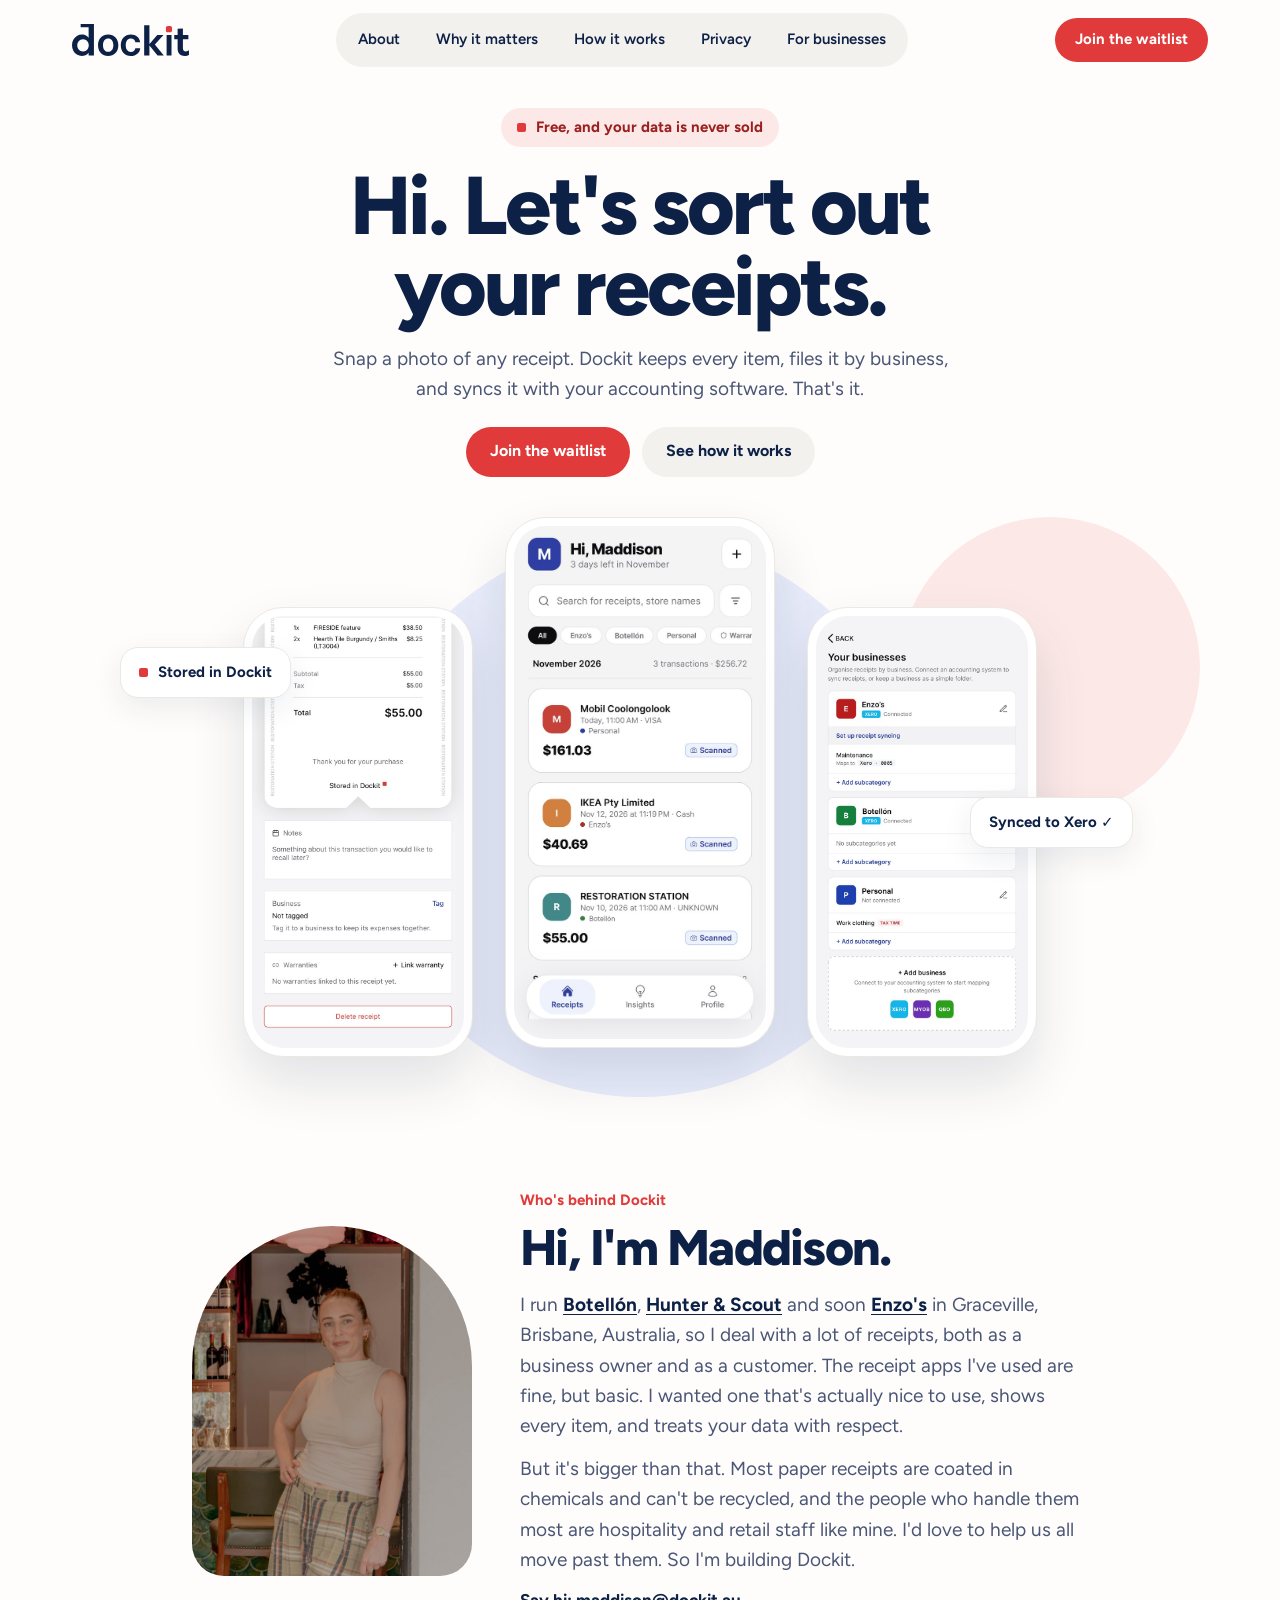
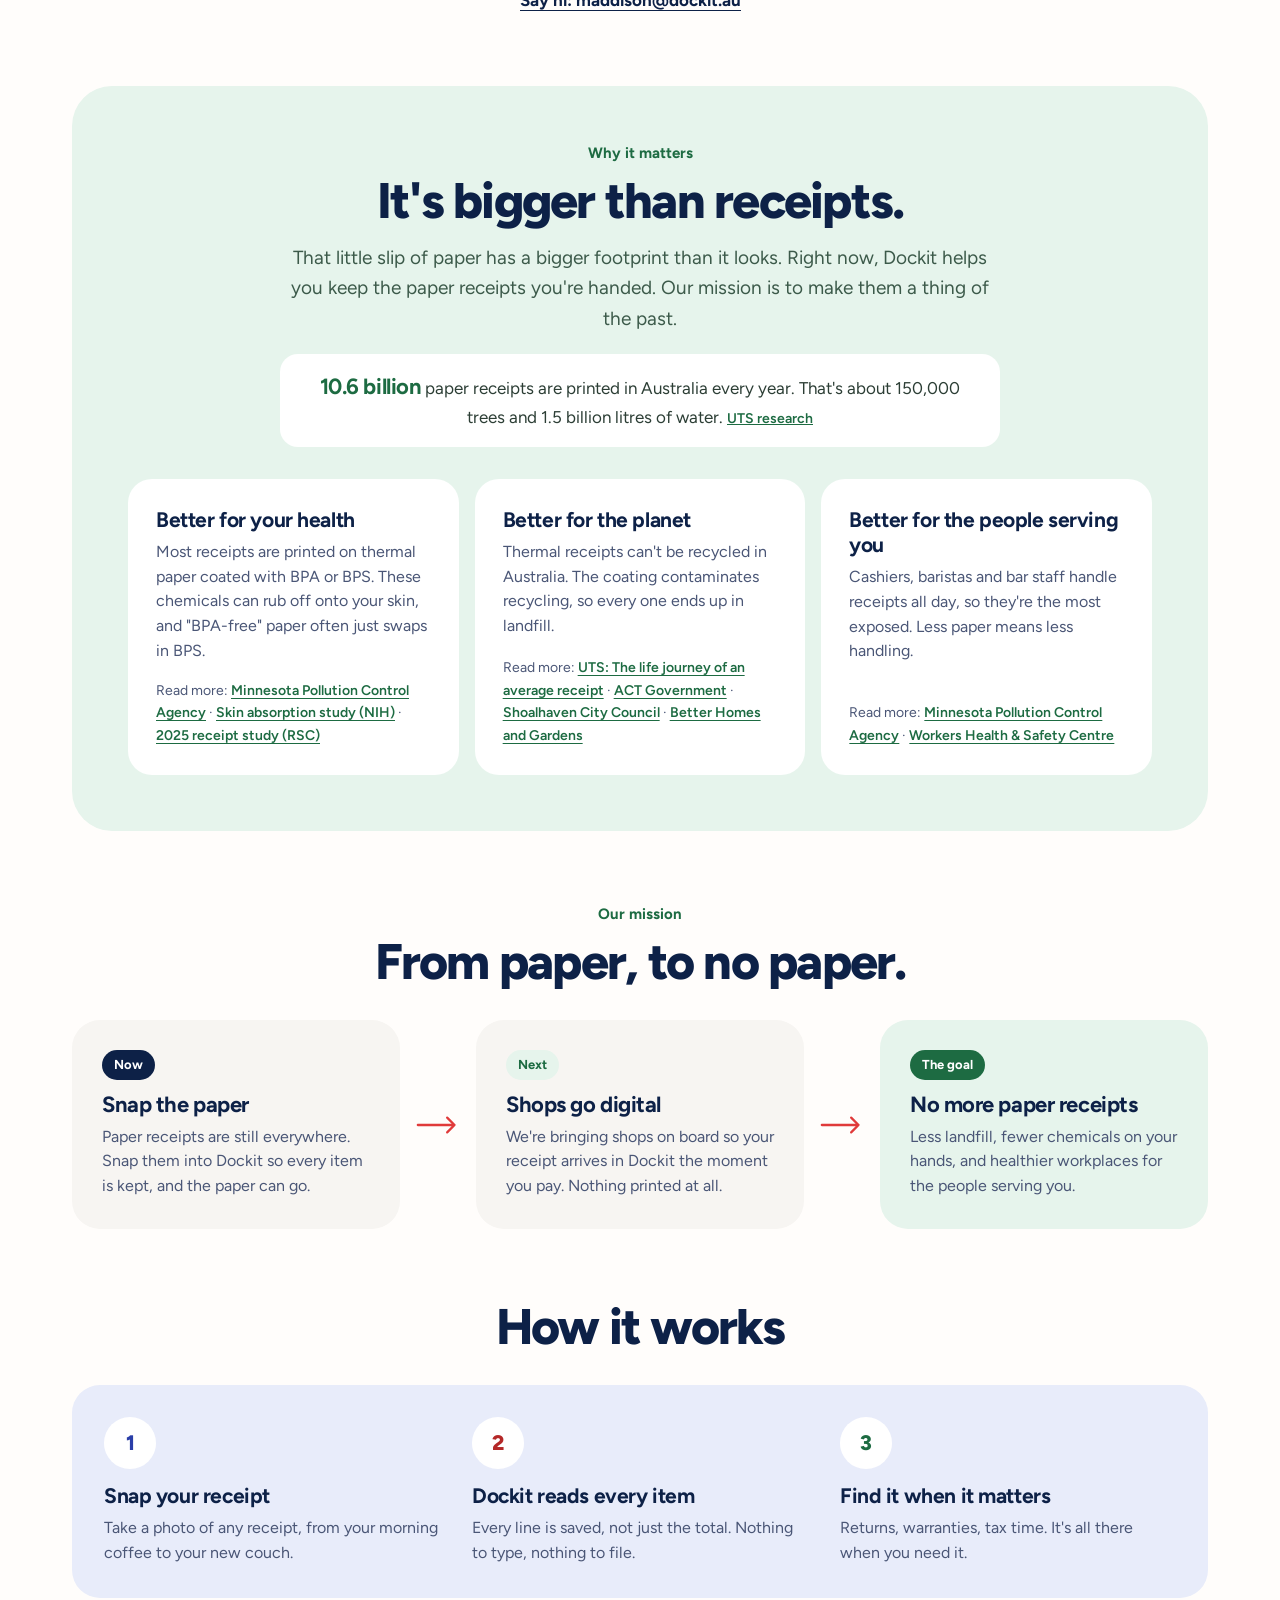
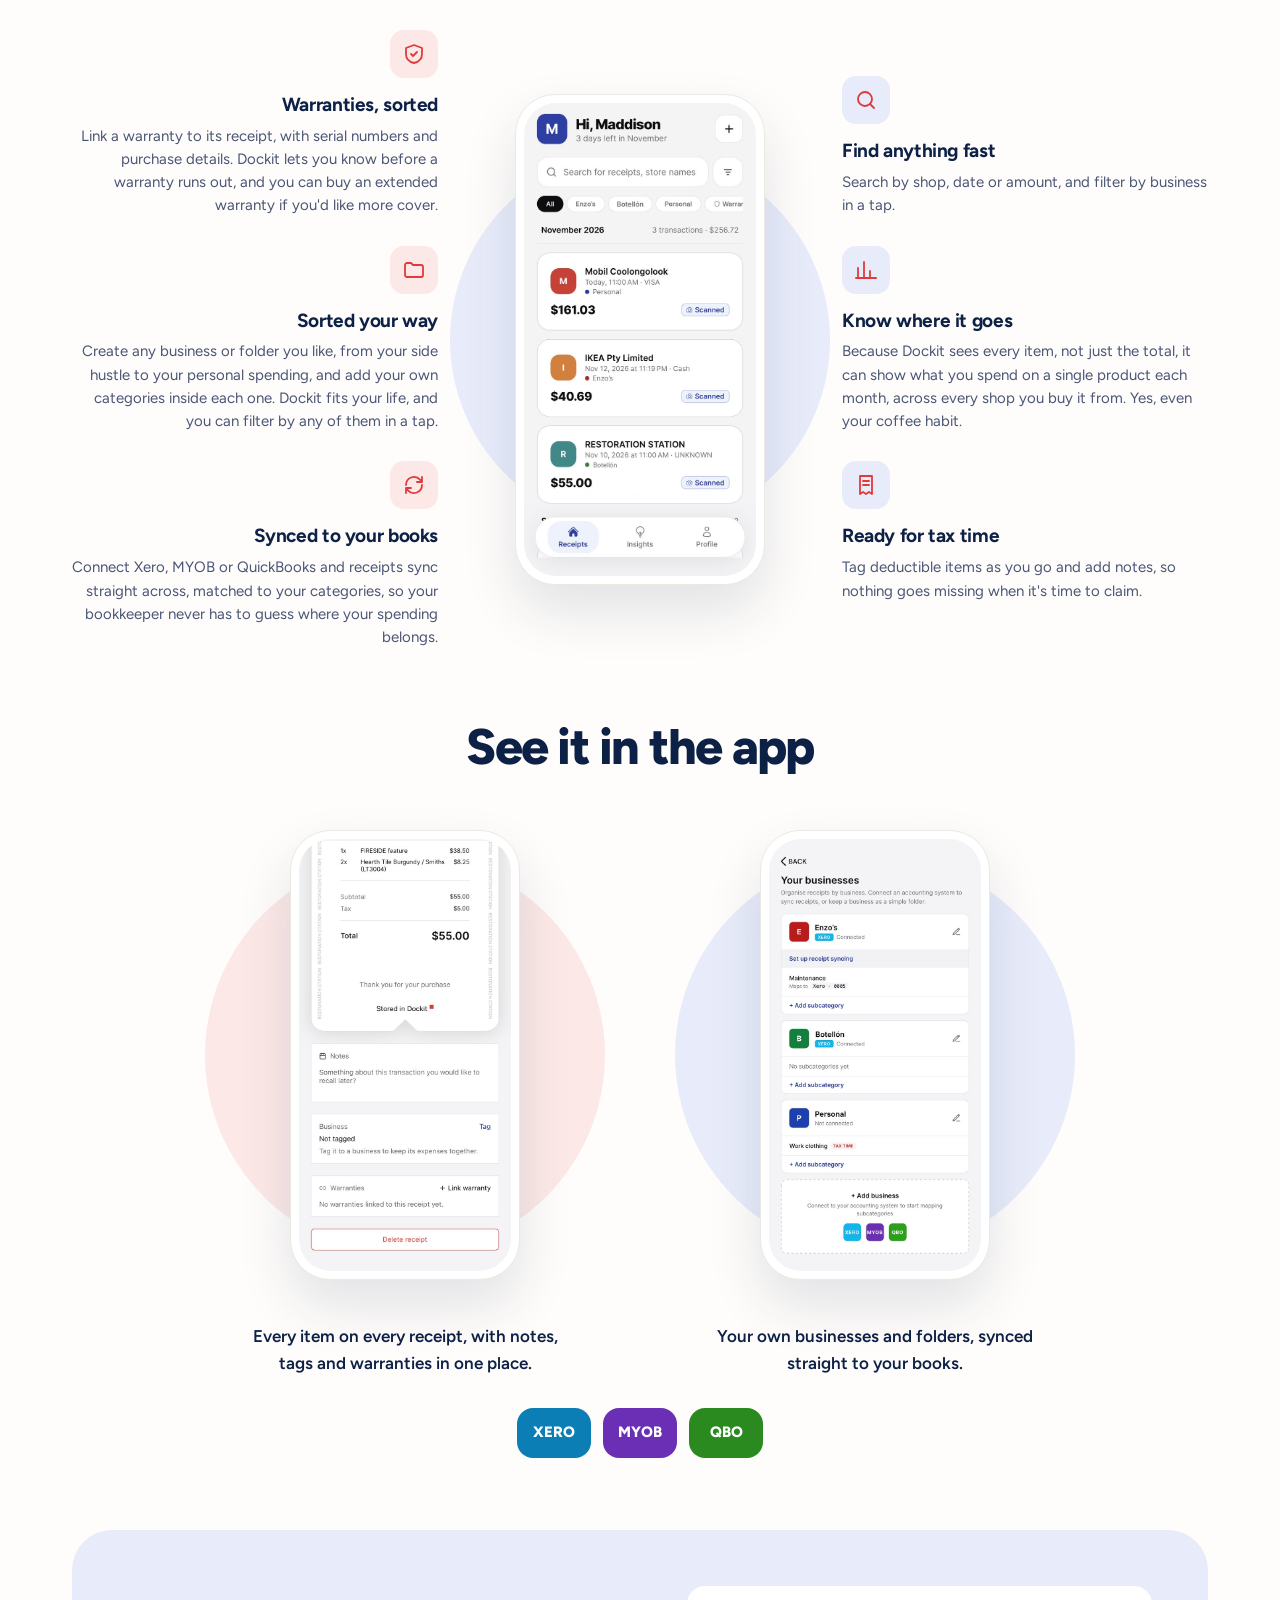
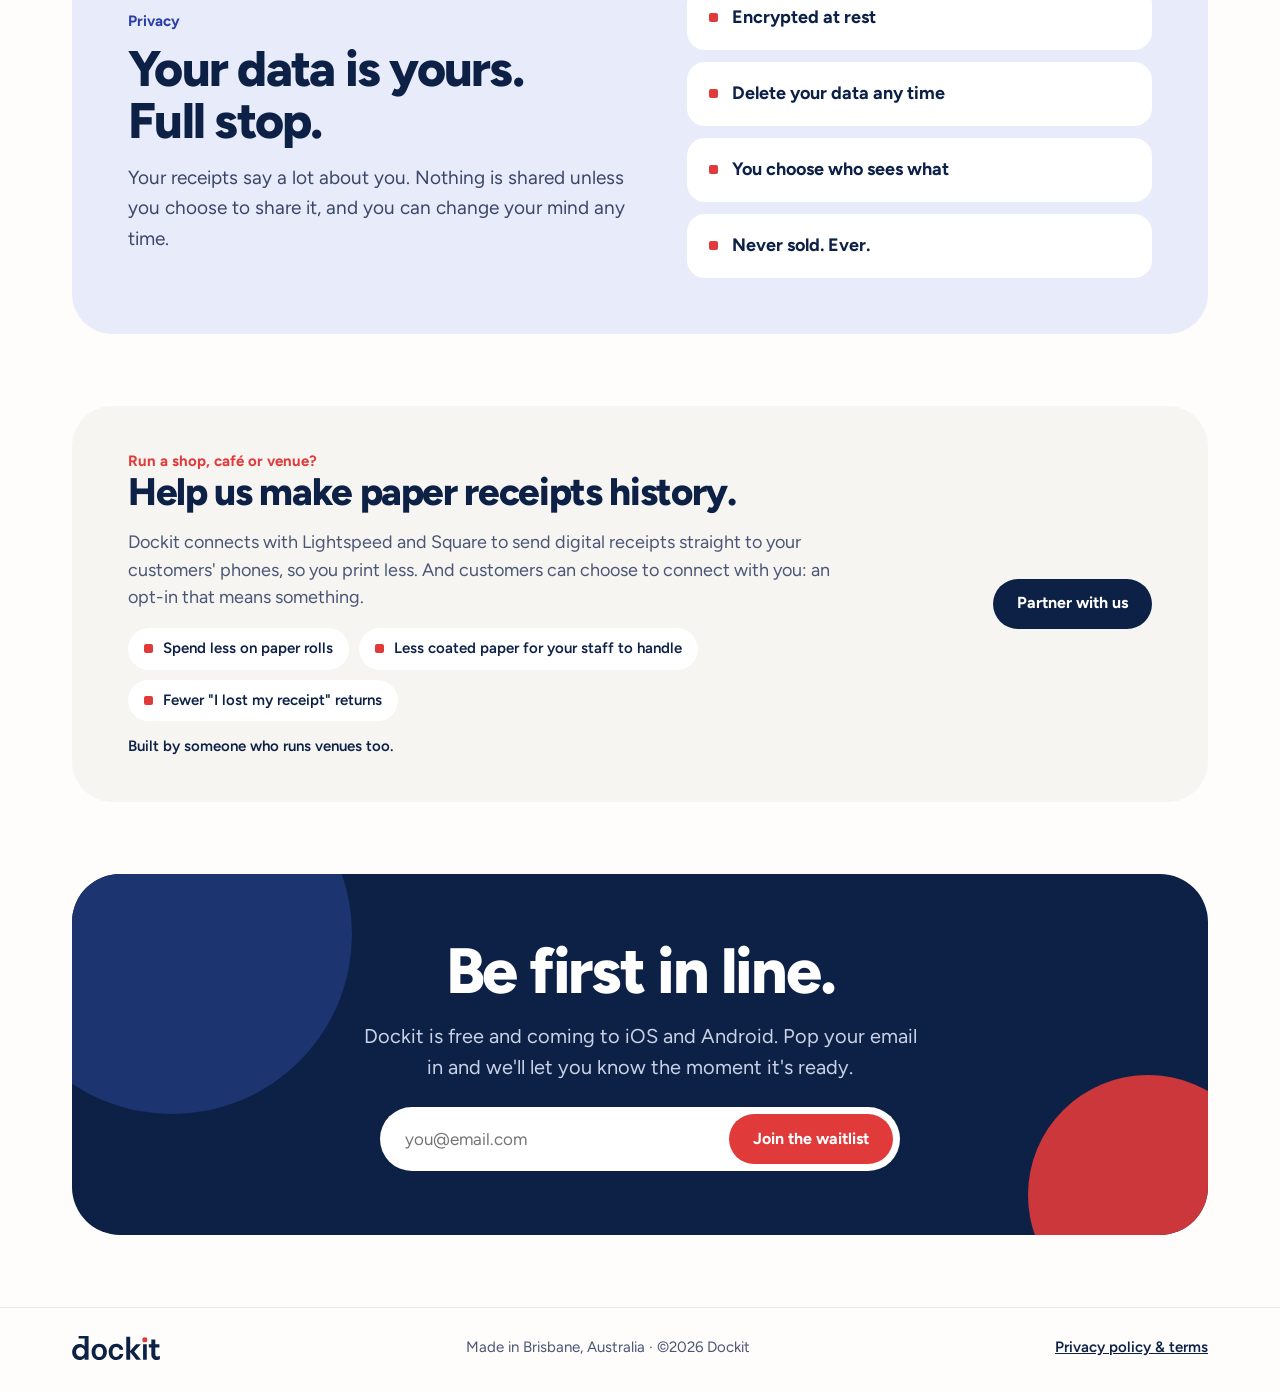
<file: index.html>
<!DOCTYPE html>
<html lang="en-AU">
<head>
<meta charset="utf-8">
<meta name="robots" content="noindex, nofollow">
<meta name="viewport" content="width=device-width, initial-scale=1">
<title>Dockit | Let's sort out your receipts</title>
<meta name="description" content="Dockit is a free receipt app. Snap a photo of any receipt and Dockit keeps every item, files it by business, and syncs it with Xero, MYOB and QuickBooks. Made in Brisbane.">
<meta property="og:title" content="Dockit | Let's sort out your receipts">
<meta property="og:description" content="Snap a photo of any receipt. Dockit keeps every item, files it by business, and syncs it with your accounting software. Free, and your data is never sold.">
<link rel="icon" href="favicon.svg" type="image/svg+xml">
<link rel="icon" href="favicon-32.png" sizes="32x32" type="image/png">
<link rel="apple-touch-icon" href="apple-touch-icon.png">
<link rel="preconnect" href="https://fonts.googleapis.com">
<link rel="preconnect" href="https://fonts.gstatic.com" crossorigin>
<link href="https://fonts.googleapis.com/css2?family=Figtree:wght@400;500;600;700;800&display=swap" rel="stylesheet">
<link href="css/site.css" rel="stylesheet">
</head>
<body>

<header class="nav">
  <div class="wrap nav-inner">
    <a href="./" class="logo" aria-label="Dockit home"><img src="images/logo-navy.svg" alt="Dockit" width="117" height="32"></a>
    <nav id="menu" class="menu" aria-label="Main">
      <a href="#about">About</a>
      <a href="#why">Why it matters</a>
      <a href="#how">How it works</a>
      <a href="#privacy">Privacy</a>
      <a href="#business">For businesses</a>
    </nav>
    <a href="#join" class="btn btn-red btn-sm nav-cta">Join the waitlist</a>
    <button class="menu-btn" aria-label="Open menu" aria-expanded="false" aria-controls="menu"><span></span><span></span></button>
  </div>
</header>

<main>

<!-- HERO -->
<section class="hero">
  <div class="wrap hero-copy">
    <p class="tag"><span class="dot"></span>Free, and your data is never sold</p>
    <h1>Hi. Let's sort out<br>your receipts.</h1>
    <p class="lead">Snap a photo of any receipt. Dockit keeps every item, files it by business, and syncs it with your accounting software. That's it.</p>
    <div class="hero-ctas">
      <a href="#join" class="btn btn-red">Join the waitlist</a>
      <a href="#how" class="btn btn-soft">See how it works</a>
    </div>
  </div>
  <div class="hero-phones">
    <span class="blob blob-blue" aria-hidden="true"></span>
    <span class="blob blob-pink" aria-hidden="true"></span>
    <figure class="phone phone-side"><img src="images/app-receipt.jpg" alt="An itemised receipt in Dockit" width="640" height="1305"></figure>
    <figure class="phone phone-main"><img src="images/app-home.jpg" alt="The Dockit home screen: 'Hi, Maddison' with this month's receipts" width="640" height="1305"></figure>
    <figure class="phone phone-side"><img src="images/app-businesses.jpg" alt="Dockit's businesses screen: Enzo's and Botellón connected to Xero, plus a Personal folder with a tax-time category" width="640" height="1305"></figure>
    <p class="chip chip-left"><span class="dot"></span>Stored in Dockit</p>
    <p class="chip chip-right">Synced to Xero ✓</p>
  </div>
</section>

<!-- ABOUT -->
<section id="about" class="section">
  <div class="wrap about">
    <img src="images/maddison.jpg" alt="Maddison, founder of Dockit, leaning in the doorway of her bar" width="640" height="800" loading="lazy" class="about-photo">
    <div>
      <p class="eyebrow">Who's behind Dockit</p>
      <h2>Hi, I'm Maddison.</h2>
      <p class="lead">I run <a href="https://botellonbar.com" target="_blank" rel="noopener">Botellón</a>, <a href="https://hunterandscout.com.au" target="_blank" rel="noopener">Hunter &amp; Scout</a> and soon <a href="https://enzospastapizza.com" target="_blank" rel="noopener">Enzo's</a> in Graceville, Brisbane, Australia, so I deal with a lot of receipts, both as a business owner and as a customer. The receipt apps I've used are fine, but basic. I wanted one that's actually nice to use, shows every item, and treats your data with respect.</p>
      <p class="lead">But it's bigger than that. Most paper receipts are coated in chemicals and can't be recycled, and the people who handle them most are hospitality and retail staff like mine. I'd love to help us all move past them. So I'm building Dockit.</p>
      <a href="mailto:maddison@dockit.au" class="text-link">Say hi: maddison@dockit.au</a>
    </div>
  </div>
</section>

<!-- MISSION -->
<section id="why" class="section">
  <div class="wrap">
    <div class="mission">
      <div class="mission-head">
        <p class="eyebrow eyebrow-green">Why it matters</p>
        <h2>It's bigger than receipts.</h2>
        <p class="lead">That little slip of paper has a bigger footprint than it looks. Right now, Dockit helps you keep the paper receipts you're handed. Our mission is to make them a thing of the past.</p>
        <p class="stat"><strong>10.6 billion</strong> paper receipts are printed in Australia every year. That's about 150,000 trees and 1.5 billion litres of water. <a href="https://www.uts.edu.au/case-studies/life-journey-average-receipt" target="_blank" rel="noopener">UTS research</a></p>
      </div>
      <div class="mission-cards">
        <article class="mcard">
          <h3>Better for your health</h3>
          <p>Most receipts are printed on thermal paper coated with BPA or BPS. These chemicals can rub off onto your skin, and "BPA-free" paper often just swaps in BPS.</p>
          <p class="src">Read more: <a href="https://www.pca.state.mn.us/bpa-and-bps-in-thermal-paper" target="_blank" rel="noopener">Minnesota Pollution Control Agency</a> · <a href="https://pubmed.ncbi.nlm.nih.gov/33313651/" target="_blank" rel="noopener">Skin absorption study (NIH)</a> · <a href="https://pubs.rsc.org/en/Content/ArticleLanding/2025/VA/D4VA00132J" target="_blank" rel="noopener">2025 receipt study (RSC)</a></p>
        </article>
        <article class="mcard">
          <h3>Better for the planet</h3>
          <p>Thermal receipts can't be recycled in Australia. The coating contaminates recycling, so every one ends up in landfill.</p>
          <p class="src">Read more: <a href="https://www.uts.edu.au/case-studies/life-journey-average-receipt" target="_blank" rel="noopener">UTS: The life journey of an average receipt</a> · <a href="https://www.cityservices.act.gov.au/recyclopaedia/items/p/paper" target="_blank" rel="noopener">ACT Government</a> · <a href="https://www.shoalhaven.nsw.gov.au/Home-and-property/Recycling-and-waste/A-Z-recycling-and-disposal-guide/Sales-Dockets-and-Receipts" target="_blank" rel="noopener">Shoalhaven City Council</a> · <a href="https://www.bhg.com.au/garden/can-you-recycle-receipts/" target="_blank" rel="noopener">Better Homes and Gardens</a></p>
        </article>
        <article class="mcard">
          <h3>Better for the people serving you</h3>
          <p>Cashiers, baristas and bar staff handle receipts all day, so they're the most exposed. Less paper means less handling.</p>
          <p class="src">Read more: <a href="https://www.pca.state.mn.us/bpa-and-bps-in-thermal-paper" target="_blank" rel="noopener">Minnesota Pollution Control Agency</a> · <a href="https://whsc.on.ca/What-s-new/News-Archive/Sales-receipts-pose-toxic-exposures-evidence-mounts" target="_blank" rel="noopener">Workers Health &amp; Safety Centre</a></p>
        </article>
      </div>
    </div>
  </div>
</section>

<!-- PATH -->
<section id="mission" class="section">
  <div class="wrap">
    <div class="center-head">
      <p class="eyebrow eyebrow-green">Our mission</p>
      <h2>From paper, to no paper.</h2>
    </div>
    <div class="road">
      <div class="road-step road-now"><span class="road-tag">Now</span><h3>Snap the paper</h3><p>Paper receipts are still everywhere. Snap them into Dockit so every item is kept, and the paper can go.</p></div>
      <div class="road-arrow" aria-hidden="true"><svg viewBox="0 0 48 24" fill="none"><path d="M2 12h40M34 4l8 8-8 8" stroke="currentColor" stroke-width="2.5" stroke-linecap="round" stroke-linejoin="round"/></svg></div>
      <div class="road-step"><span class="road-tag">Next</span><h3>Shops go digital</h3><p>We're bringing shops on board so your receipt arrives in Dockit the moment you pay. Nothing printed at all.</p></div>
      <div class="road-arrow" aria-hidden="true"><svg viewBox="0 0 48 24" fill="none"><path d="M2 12h40M34 4l8 8-8 8" stroke="currentColor" stroke-width="2.5" stroke-linecap="round" stroke-linejoin="round"/></svg></div>
      <div class="road-step road-goal"><span class="road-tag">The goal</span><h3>No more paper receipts</h3><p>Less landfill, fewer chemicals on your hands, and healthier workplaces for the people serving you.</p></div>
    </div>
  </div>
</section>

<!-- HOW IT WORKS -->
<section id="how" class="section">
  <div class="wrap">
    <div class="center-head">
      <h2>How it works</h2>
    </div>
    <div class="bento">
      <article class="box box-steps box-blue">
        <div class="mini-step"><span class="num num-blue">1</span><h3>Snap your receipt</h3><p>Take a photo of any receipt, from your morning coffee to your new couch.</p></div>
        <div class="mini-step"><span class="num num-pink">2</span><h3>Dockit reads every item</h3><p>Every line is saved, not just the total. Nothing to type, nothing to file.</p></div>
        <div class="mini-step"><span class="num num-green">3</span><h3>Find it when it matters</h3><p>Returns, warranties, tax time. It's all there when you need it.</p></div>
      </article>
    </div>
    <div class="orbit">
      <div class="orb-col l">
        <div class="orb-item"><span class="ficon"><svg viewBox="0 0 24 24" aria-hidden="true"><path d="M12 3l8 3v6c0 5-3.5 8-8 9-4.5-1-8-4-8-9V6z"/><path d="M9 12l2 2 4-4"/></svg></span><h3>Warranties, sorted</h3><p>Link a warranty to its receipt, with serial numbers and purchase details. Dockit lets you know before a warranty runs out, and you can buy an extended warranty if you'd like more cover.</p></div>
        <div class="orb-item"><span class="ficon"><svg viewBox="0 0 24 24" aria-hidden="true"><path d="M3 7a2 2 0 0 1 2-2h4l2 2h8a2 2 0 0 1 2 2v8a2 2 0 0 1-2 2H5a2 2 0 0 1-2-2z"/></svg></span><h3>Sorted your way</h3><p>Create any business or folder you like, from your side hustle to your personal spending, and add your own categories inside each one. Dockit fits your life, and you can filter by any of them in a tap.</p></div>
        <div class="orb-item"><span class="ficon"><svg viewBox="0 0 24 24" aria-hidden="true"><path d="M4 12a8 8 0 0 1 14-5.3L20 9M20 4v5h-5M20 12a8 8 0 0 1-14 5.3L4 15M4 20v-5h5"/></svg></span><h3>Synced to your books</h3><p>Connect Xero, MYOB or QuickBooks and receipts sync straight across, matched to your categories, so your bookkeeper never has to guess where your spending belongs.</p></div>
      </div>
      <div class="orb-phone"><span class="blob" aria-hidden="true"></span><figure class="phone"><img src="images/app-home.jpg" alt="The Dockit app home screen" width="640" height="1305" loading="lazy"></figure></div>
      <div class="orb-col r">
        <div class="orb-item"><span class="ficon"><svg viewBox="0 0 24 24" aria-hidden="true"><circle cx="11" cy="11" r="7"/><path d="M20 20l-4-4"/></svg></span><h3>Find anything fast</h3><p>Search by shop, date or amount, and filter by business in a tap.</p></div>
        <div class="orb-item"><span class="ficon"><svg viewBox="0 0 24 24" aria-hidden="true"><path d="M4 20V10M10 20V4M16 20v-7M22 20H2"/></svg></span><h3>Know where it goes</h3><p>Because Dockit sees every item, not just the total, it can show what you spend on a single product each month, across every shop you buy it from. Yes, even your coffee habit.</p></div>
        <div class="orb-item"><span class="ficon"><svg viewBox="0 0 24 24" aria-hidden="true"><path d="M6 3h12v18l-3-2-3 2-3-2-3 2z"/><path d="M9 8h6M9 12h6"/></svg></span><h3>Ready for tax time</h3><p>Tag deductible items as you go and add notes, so nothing goes missing when it's time to claim.</p></div>
      </div>
    </div>
  </div>
</section>

<!-- IN THE APP -->
<section class="section">
  <div class="wrap">
    <div class="center-head">
      <h2>See it in the app</h2>
    </div>
    <div class="showcase">
      <figure class="show">
        <div class="show-art"><span class="blob blob-pink" aria-hidden="true"></span><div class="phone"><img src="images/app-receipt.jpg" alt="An itemised receipt in Dockit with notes, a business tag and warranty options" width="640" height="1305" loading="lazy"></div></div>
        <figcaption>Every item on every receipt, with notes, tags and warranties in one place.</figcaption>
      </figure>
      <figure class="show">
        <div class="show-art"><span class="blob blob-blue" aria-hidden="true"></span><div class="phone"><img src="images/app-businesses.jpg" alt="Dockit's 'Your businesses' screen: Enzo's and Botellón connected to Xero, and a Personal folder with work clothing tagged for tax time" width="640" height="1305" loading="lazy"></div></div>
        <figcaption>Your own businesses and folders, synced straight to your books.</figcaption>
      </figure>
    </div>
    <div class="logos logos-center">
      <span class="logo-chip xero">XERO</span>
      <span class="logo-chip myob">MYOB</span>
      <span class="logo-chip qbo">QBO</span>
    </div>
  </div>
</section>

<!-- PRIVACY -->
<section id="privacy" class="section">
  <div class="wrap">
    <div class="privacy">
      <div>
        <p class="eyebrow eyebrow-blue">Privacy</p>
        <h2>Your data is yours.<br>Full stop.</h2>
        <p class="lead">Your receipts say a lot about you. Nothing is shared unless you choose to share it, and you can change your mind any time.</p>
      </div>
      <ul class="promises">
        <li><span class="dot"></span>Encrypted at rest</li>
        <li><span class="dot"></span>Delete your data any time</li>
        <li><span class="dot"></span>You choose who sees what</li>
        <li><span class="dot"></span>Never sold. Ever.</li>
      </ul>
    </div>
  </div>
</section>

<!-- FOR BUSINESSES -->
<section id="business" class="section">
  <div class="wrap">
    <div class="biz">
      <div>
        <p class="eyebrow">Run a shop, café or venue?</p>
        <h2 class="h2-sm">Help us make paper receipts history.</h2>
        <p>Dockit connects with Lightspeed and Square to send digital receipts straight to your customers' phones, so you print less. And customers can choose to connect with you: an opt-in that means something.</p>
        <ul class="biz-perks">
          <li><span class="dot"></span>Spend less on paper rolls</li>
          <li><span class="dot"></span>Less coated paper for your staff to handle</li>
          <li><span class="dot"></span>Fewer "I lost my receipt" returns</li>
        </ul>
        <p class="biz-note">Built by someone who runs venues too.</p>
      </div>
      <a href="mailto:maddison@dockit.au?subject=Dockit%20partnership" class="btn btn-navy">Partner with us</a>
    </div>
  </div>
</section>

<!-- JOIN -->
<section id="join" class="section section-last">
  <div class="wrap">
    <div class="join">
      <span class="join-blob join-blob-1" aria-hidden="true"></span>
      <span class="join-blob join-blob-2" aria-hidden="true"></span>
      <h2>Be first in line.</h2>
      <p>Dockit is free and coming to iOS and Android. Pop your email in and we'll let you know the moment it's ready.</p>
      <form name="waitlist" method="POST" data-netlify="true" netlify-honeypot="company" action="./?joined=1#join" class="join-form">
        <input type="hidden" name="form-name" value="waitlist">
        <p class="hp"><label>Leave this empty <input name="company" tabindex="-1" autocomplete="off"></label></p>
        <label for="join-email" class="sr-only">Email address</label>
        <input id="join-email" name="email" type="email" placeholder="you@email.com" required>
        <button type="submit">Join the waitlist</button>
      </form>
      <p class="join-thanks" id="joined" hidden>Thanks! You're on the list. We'll be in touch.</p>
    </div>
  </div>
</section>

</main>

<footer class="footer">
  <div class="wrap footer-inner">
    <img src="images/logo-navy.svg" alt="Dockit" width="88" height="24">
    <p>Made in Brisbane, Australia · ©2026 Dockit</p>
    <a href="privacy-policy.html">Privacy policy &amp; terms</a>
  </div>
</footer>

<script>
var b=document.querySelector('.menu-btn'),m=document.getElementById('menu');
b.addEventListener('click',function(){var o=m.classList.toggle('open');b.setAttribute('aria-expanded',o)});
m.addEventListener('click',function(e){if(e.target.tagName==='A'){m.classList.remove('open');b.setAttribute('aria-expanded',false)}});
if(location.search.indexOf('joined=1')>-1){document.getElementById('joined').hidden=false;document.querySelector('.join-form').hidden=true;}
</script>
</body>
</html>
</file>
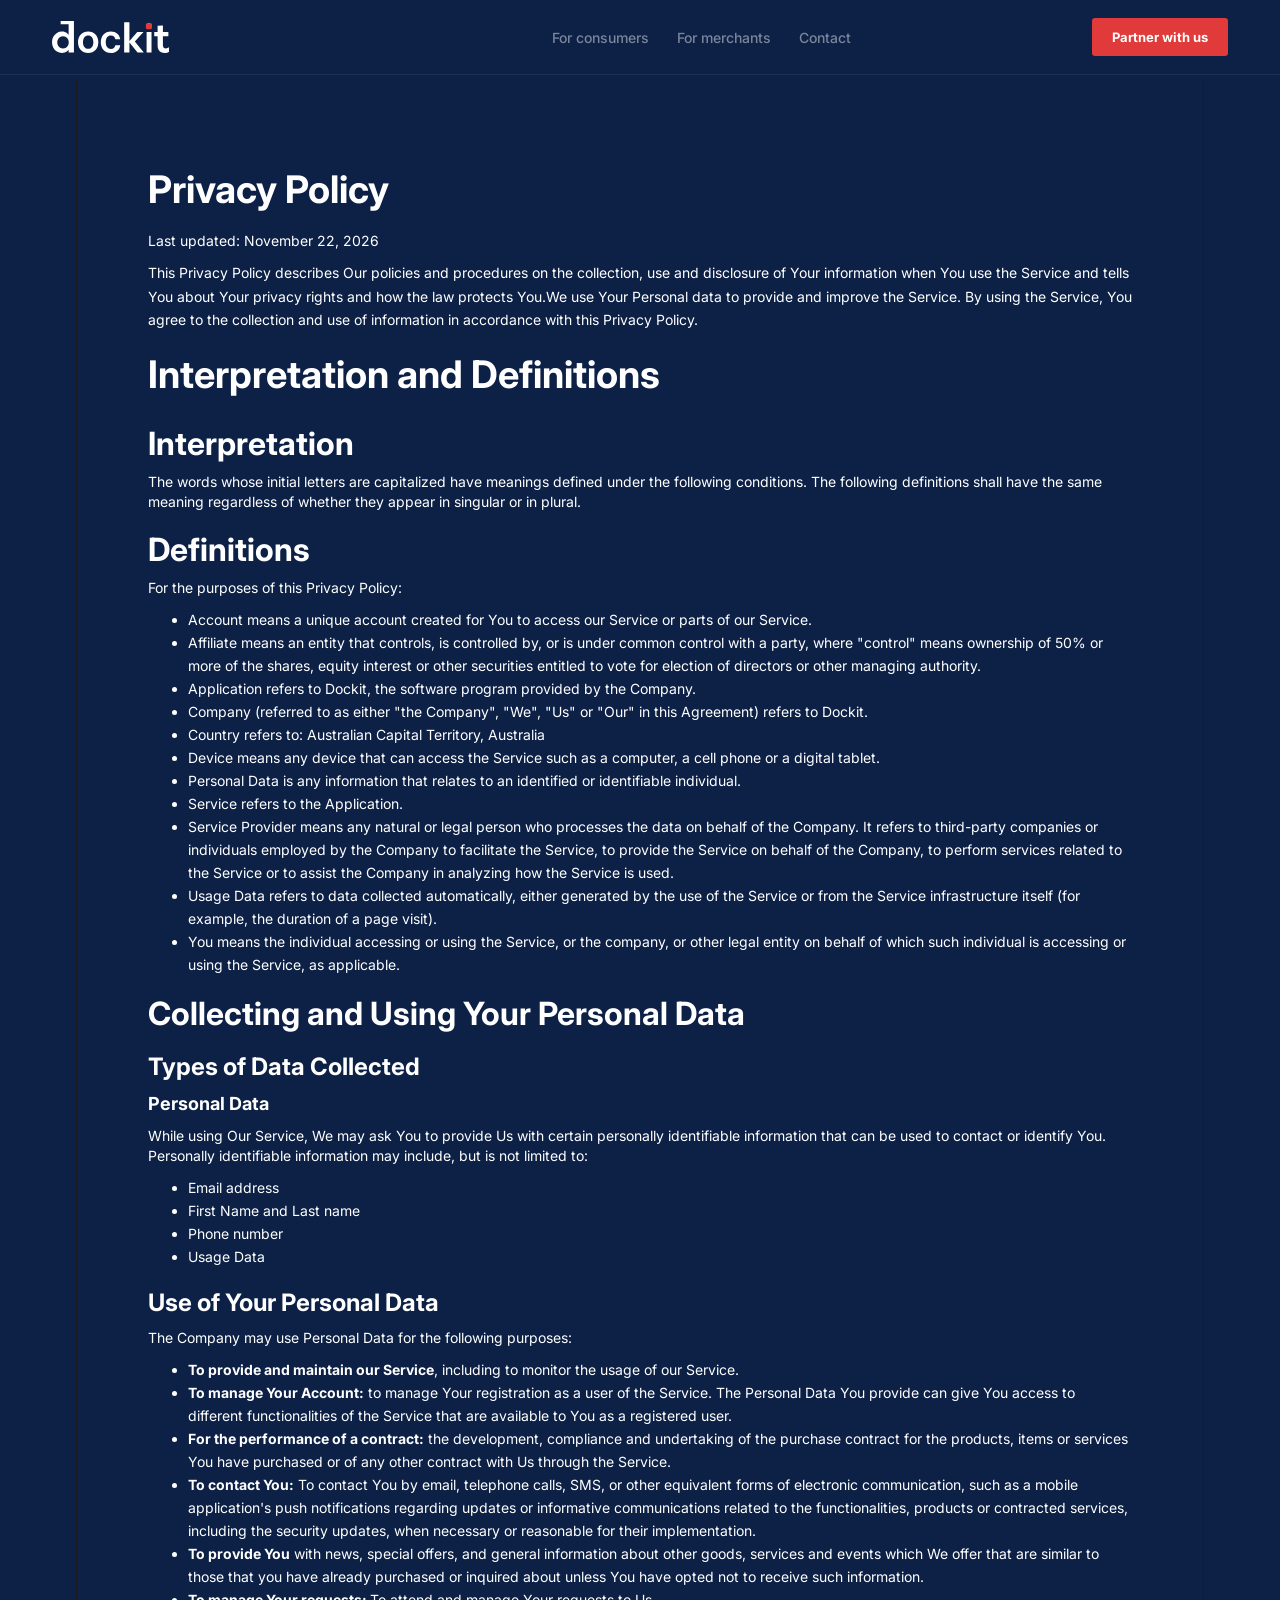
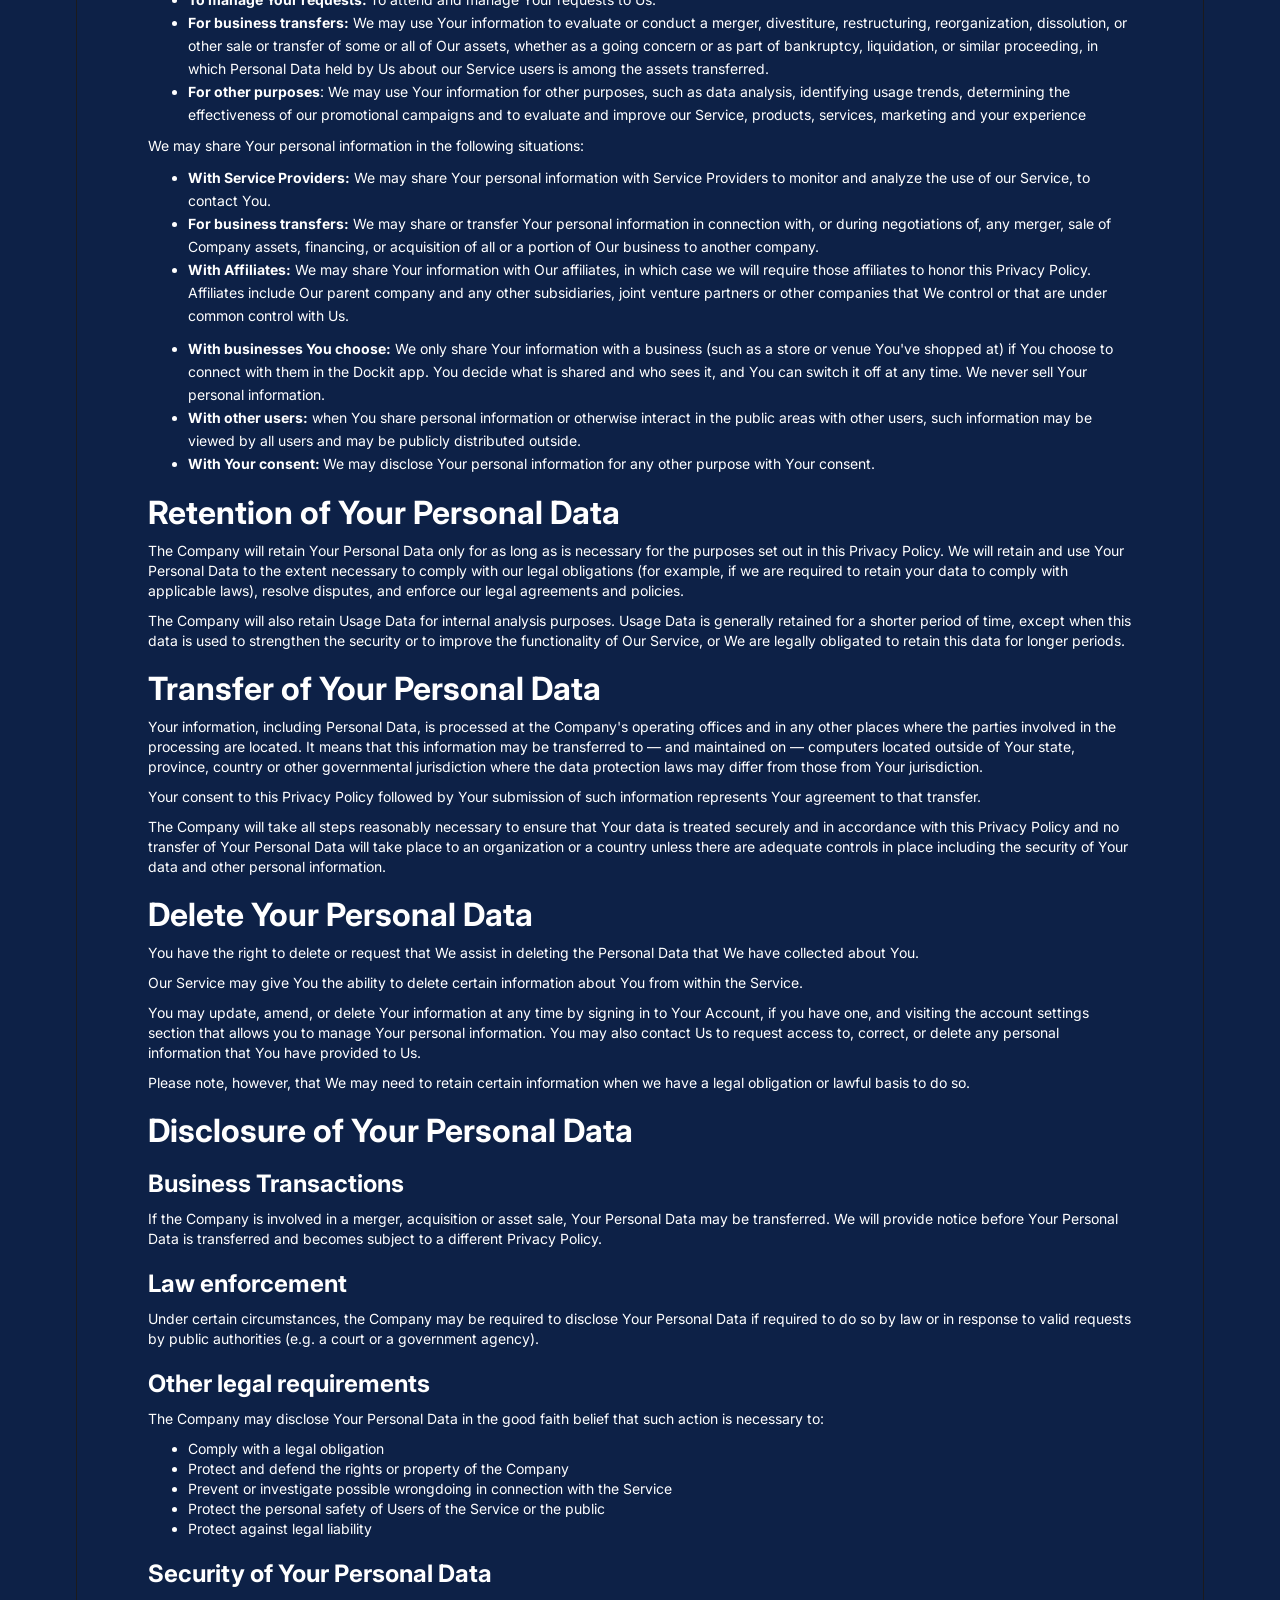
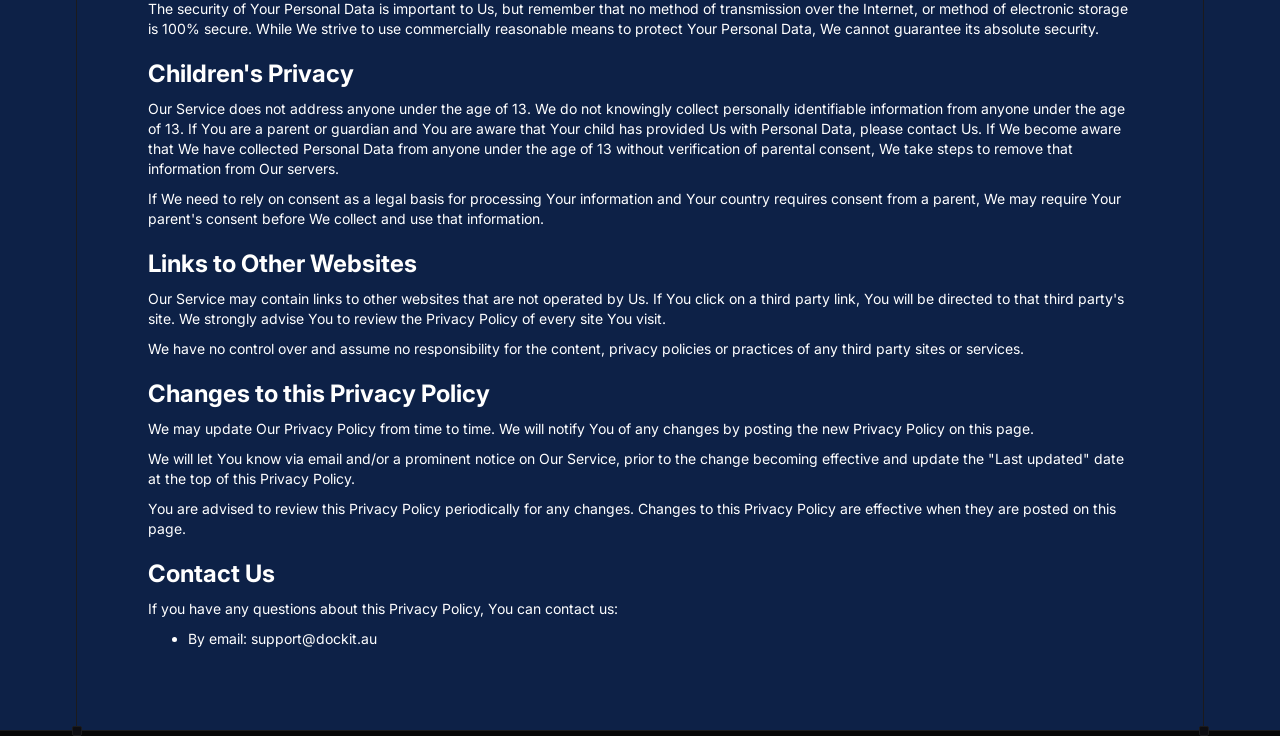
<file: privacy-policy.html>
<!DOCTYPE html>
<html data-wf-domain="www.dockit.au" data-wf-page="6938f38994099ed590c81a01" data-wf-site="6937e33df93b7df2a250e55c"><head><meta charset="utf-8">
<meta name="robots" content="noindex, nofollow"><title>Privacy Policy</title><meta content="Learn how Dockit collects, uses, and protects your personal data. Our Privacy Policy explains your rights and how we handle your information securely." name="description"><meta content="Privacy Policy" property="og:title"><meta content="Learn how Dockit collects, uses, and protects your personal data. Our Privacy Policy explains your rights and how we handle your information securely." property="og:description"><meta content="Privacy Policy" name="twitter:title"><meta content="Learn how Dockit collects, uses, and protects your personal data. Our Privacy Policy explains your rights and how we handle your information securely." name="twitter:description"><meta property="og:type" content="website"><meta content="summary_large_image" name="twitter:card"><meta content="width=device-width, initial-scale=1" name="viewport"><link href="/css/dockit.css" rel="stylesheet" type="text/css"><link href="/css/privacy.css" rel="stylesheet" type="text/css"><link href="https://fonts.googleapis.com" rel="preconnect"><link href="https://fonts.gstatic.com" rel="preconnect" crossorigin="anonymous"><script type="text/javascript">!function(o,c){var n=c.documentElement,t=" w-mod-";n.className+=t+"js",("ontouchstart"in o||o.DocumentTouch&&c instanceof DocumentTouch)&&(n.className+=t+"touch")}(window,document);</script><link rel="icon" href="/favicon.svg" type="image/svg+xml"><link rel="icon" href="/favicon-32.png" sizes="32x32" type="image/png"><link rel="apple-touch-icon" href="/apple-touch-icon.png"><script type="application/ld+json">
{
  "@context": "https://schema.org",
  "@type": "WebPage",
  "@id": "/privacy-policy",
  "name": "Privacy Policy",
  "url": "/privacy-policy",
  "dateModified": "2025-12-09",
  "inLanguage": "en",
  "about": {
    "@type": "Organization",
    "name": "Dockit",
    "email": "support@dockit.au",
    "address": {
      "@type": "PostalAddress",
      "addressRegion": "Australian Capital Territory",
      "addressCountry": "AU"
    }
  },
  "mainEntity": {
    "@type": "Article",
    "@id": "/privacy-policy#article",
    "headline": "Privacy Policy",
    "dateModified": "2025-12-09",
    "inLanguage": "en",
    "author": {
      "@type": "Organization",
      "name": "Dockit"
    },
    "publisher": {
      "@type": "Organization",
      "name": "Dockit"
    },
    "description": "This Privacy Policy describes Our policies and procedures on the collection, use and disclosure of Your information when You use the Service and tells You about Your privacy rights and how the law protects You.",
    "articleBody": "This Privacy Policy describes Our policies and procedures on the collection, use and disclosure of Your information when You use the Service and tells You about Your privacy rights and how the law protects You. We use Your Personal data to provide and improve the Service. By using the Service, You agree to the collection and use of information in accordance with this Privacy Policy."
  }
}
</script><link href="https://fonts.googleapis.com/css?family=Inter:300,400,500,600,700&display=swap" rel="stylesheet">
</head><body class="body-2"><div class="nav"><a href="/" class="dockit-logo w-inline-block"><img src="/images/69c4dd1b83013e441f3a5274_Group.svg" loading="lazy" width="116.98320770263672" height="32" alt="" class="group"></a><div class="list-5"><div class="item"><a href="/#for-consumers" class="link-style w-inline-block"><div class="text">For consumers</div></a></div><div class="item"><a href="/#for-merchants" class="link-style w-inline-block"><div class="text">For merchants</div></a></div><div class="item"><a href="/#Contact-us" class="link-style w-inline-block"><div class="text">Contact</div></a></div></div><div class="container"><a href="mailto:maddison@dockit.au?subject=I%20would%20like%20to%20partner%20with%20dockit" class="link-style-3 w-inline-block"><div class="text-3">Partner with us</div></a></div></div><section class="section"><div class="container-lines-regular"><div class="lines-group"><div class="line-vertical-left"></div><div class="line-vertical-right"></div><div class="line-dot bottom-left"></div><div class="line-dot bottom-right"></div></div><div class="container-regular"><div data-w-id="316362e8-bc0e-0f56-d4e3-8443fb08e4ac" class="hero-content"><div class="wrap-v-small align-v-l"><h1><span class="text-span-2">Privacy Policy</span></h1></div><div class="max-width-x-small"><p class="paragraph-regular-2">Last updated: November 22, 2026</p></div><div class="max-width-x-small"><p class="paragraph-regular-2">This Privacy Policy describes Our policies and procedures on the collection, use and disclosure of Your information when You use the Service and tells You about Your privacy rights and how the law protects You.We use Your Personal data to provide and improve the Service. By using the Service, You agree to the collection and use of information in accordance with this Privacy Policy.</p></div></div></div><div class="container-regular"><div data-w-id="316362e8-bc0e-0f56-d4e3-8443fb08e4b8" class="hero-content"><div class="wrap-v-small align-v-l"><h1><span class="text-span-2">Interpretation and Definitions</span></h1></div></div><div data-w-id="316362e8-bc0e-0f56-d4e3-8443fb08e4bd" class="hero-content"><div class="rich-text-block w-richtext"><h2 class="heading-4">Interpretation</h2><p class="paragraph-3">The words whose initial letters are capitalized have meanings defined under the following conditions. The following definitions shall have the same meaning regardless of whether they appear in singular or in plural.</p><h2 class="heading-3">Definitions</h2><p class="paragraph-3">For the purposes of this Privacy Policy:</p><ul role="list" class="list"><li>Account means a unique account created for You to access our Service or parts of our Service.</li><li>Affiliate means an entity that controls, is controlled by, or is under common control with a party, where "control" means ownership of 50% or more of the shares, equity interest or other securities entitled to vote for election of directors or other managing authority.</li><li>Application refers to Dockit, the software program provided by the Company.</li><li>Company (referred to as either "the Company", "We", "Us" or "Our" in this Agreement) refers to Dockit.</li><li>Country refers to: Australian Capital Territory, Australia</li><li>Device means any device that can access the Service such as a computer, a cell phone or a digital tablet.</li><li>Personal Data is any information that relates to an identified or identifiable individual.</li><li>Service refers to the Application.</li><li>Service Provider means any natural or legal person who processes the data on behalf of the Company. It refers to third-party companies or individuals employed by the Company to facilitate the Service, to provide the Service on behalf of the Company, to perform services related to the Service or to assist the Company in analyzing how the Service is used.</li><li>Usage Data refers to data collected automatically, either generated by the use of the Service or from the Service infrastructure itself (for example, the duration of a page visit).</li><li>You means the individual accessing or using the Service, or the company, or other legal entity on behalf of which such individual is accessing or using the Service, as applicable.</li></ul><h2>Collecting and Using Your Personal Data</h2><h3 class="heading-5">Types of Data Collected</h3><h4 class="heading-6">Personal Data</h4><p class="paragraph-3">While using Our Service, We may ask You to provide Us with certain personally identifiable information that can be used to contact or identify You. Personally identifiable information may include, but is not limited to:</p><ul role="list" class="list-2"><li>Email address</li><li>First Name and Last name</li><li>Phone number</li><li>Usage Data</li></ul><h3>Use of Your Personal Data</h3><p>The Company may use Personal Data for the following purposes:</p><ul role="list" class="list-4"><li><strong>To provide and maintain our Service</strong>, including to monitor the usage of our Service.</li><li><strong>To manage Your Account:</strong> to manage Your registration as a user of the Service. The Personal Data You provide can give You access to different functionalities of the Service that are available to You as a registered user.</li><li><strong>For the performance of a contract:</strong> the development, compliance and undertaking of the purchase contract for the products, items or services You have purchased or of any other contract with Us through the Service.</li><li><strong>To contact You:</strong> To contact You by email, telephone calls, SMS, or other equivalent forms of electronic communication, such as a mobile application's push notifications regarding updates or informative communications related to the functionalities, products or contracted services, including the security updates, when necessary or reasonable for their implementation.</li><li><strong>To provide You</strong> with news, special offers, and general information about other goods, services and events which We offer that are similar to those that you have already purchased or inquired about unless You have opted not to receive such information.</li><li><strong>To manage Your requests: </strong>To attend and manage Your requests to Us.</li><li><strong>For business transfers:</strong> We may use Your information to evaluate or conduct a merger, divestiture, restructuring, reorganization, dissolution, or other sale or transfer of some or all of Our assets, whether as a going concern or as part of bankruptcy, liquidation, or similar proceeding, in which Personal Data held by Us about our Service users is among the assets transferred.</li><li><strong>For other purposes</strong>: We may use Your information for other purposes, such as data analysis, identifying usage trends, determining the effectiveness of our promotional campaigns and to evaluate and improve our Service, products, services, marketing and your experience</li></ul><p>We may share Your personal information in the following situations:</p><ul role="list" class="list-3"><li><strong>With Service Providers:</strong> We may share Your personal information with Service Providers to monitor and analyze the use of our Service, to contact You.</li><li><strong>For business transfers:</strong> We may share or transfer Your personal information in connection with, or during negotiations of, any merger, sale of Company assets, financing, or acquisition of all or a portion of Our business to another company.<strong> </strong></li><li><strong>With Affiliates:</strong> We may share Your information with Our affiliates, in which case we will require those affiliates to honor this Privacy Policy. Affiliates include Our parent company and any other subsidiaries, joint venture partners or other companies that We control or that are under common control with Us.</li></ul><ul role="list" class="list-3"><li><strong>With businesses You choose:</strong> We only share Your information with a business (such as a store or venue You've shopped at) if You choose to connect with them in the Dockit app. You decide what is shared and who sees it, and You can switch it off at any time. We never sell Your personal information.</li><li><strong>With other users:</strong> when You share personal information or otherwise interact in the public areas with other users, such information may be viewed by all users and may be publicly distributed outside.</li><li><strong>With Your consent: </strong>We may disclose Your personal information for any other purpose with Your consent.</li></ul><h2>Retention of Your Personal Data</h2><p>The Company will retain Your Personal Data only for as long as is necessary for the purposes set out in this Privacy Policy. We will retain and use Your Personal Data to the extent necessary to comply with our legal obligations (for example, if we are required to retain your data to comply with applicable laws), resolve disputes, and enforce our legal agreements and policies.</p><p>The Company will also retain Usage Data for internal analysis purposes. Usage Data is generally retained for a shorter period of time, except when this data is used to strengthen the security or to improve the functionality of Our Service, or We are legally obligated to retain this data for longer periods.</p><h2>Transfer of Your Personal Data</h2><p>Your information, including Personal Data, is processed at the Company's operating offices and in any other places where the parties involved in the processing are located. It means that this information may be transferred to — and maintained on — computers located outside of Your state, province, country or other governmental jurisdiction where the data protection laws may differ from those from Your jurisdiction.</p><p>Your consent to this Privacy Policy followed by Your submission of such information represents Your agreement to that transfer.</p><p>The Company will take all steps reasonably necessary to ensure that Your data is treated securely and in accordance with this Privacy Policy and no transfer of Your Personal Data will take place to an organization or a country unless there are adequate controls in place including the security of Your data and other personal information.</p><h2>Delete Your Personal Data</h2><p>You have the right to delete or request that We assist in deleting the Personal Data that We have collected about You.</p><p>Our Service may give You the ability to delete certain information about You from within the Service.</p><p>You may update, amend, or delete Your information at any time by signing in to Your Account, if you have one, and visiting the account settings section that allows you to manage Your personal information. You may also contact Us to request access to, correct, or delete any personal information that You have provided to Us.</p><p>Please note, however, that We may need to retain certain information when we have a legal obligation or lawful basis to do so.</p><h2>Disclosure of Your Personal Data</h2><h3>Business Transactions</h3><p>If the Company is involved in a merger, acquisition or asset sale, Your Personal Data may be transferred. We will provide notice before Your Personal Data is transferred and becomes subject to a different Privacy Policy.</p><h3>Law enforcement</h3><p>Under certain circumstances, the Company may be required to disclose Your Personal Data if required to do so by law or in response to valid requests by public authorities (e.g. a court or a government agency).</p><h3>Other legal requirements</h3><p>‍The Company may disclose Your Personal Data in the good faith belief that such action is necessary to:</p><ul role="list"><li>Comply with a legal obligation</li><li>Protect and defend the rights or property of the Company</li><li>Prevent or investigate possible wrongdoing in connection with the Service</li><li>Protect the personal safety of Users of the Service or the public</li><li>Protect against legal liability</li></ul><h3>Security of Your Personal Data</h3><p>The security of Your Personal Data is important to Us, but remember that no method of transmission over the Internet, or method of electronic storage is 100% secure. While We strive to use commercially reasonable means to protect Your Personal Data, We cannot guarantee its absolute security.</p><h3>Children's Privacy</h3><p>‍Our Service does not address anyone under the age of 13. We do not knowingly collect personally identifiable information from anyone under the age of 13. If You are a parent or guardian and You are aware that Your child has provided Us with Personal Data, please contact Us. If We become aware that We have collected Personal Data from anyone under the age of 13 without verification of parental consent, We take steps to remove that information from Our servers.</p><p>If We need to rely on consent as a legal basis for processing Your information and Your country requires consent from a parent, We may require Your parent's consent before We collect and use that information.</p><h3>Links to Other Websites</h3><p>‍Our Service may contain links to other websites that are not operated by Us. If You click on a third party link, You will be directed to that third party's site. We strongly advise You to review the Privacy Policy of every site You visit.</p><p>We have no control over and assume no responsibility for the content, privacy policies or practices of any third party sites or services.</p><h3>Changes to this Privacy Policy</h3><p>‍We may update Our Privacy Policy from time to time. We will notify You of any changes by posting the new Privacy Policy on this page.</p><p>We will let You know via email and/or a prominent notice on Our Service, prior to the change becoming effective and update the "Last updated" date at the top of this Privacy Policy.</p><p>You are advised to review this Privacy Policy periodically for any changes. Changes to this Privacy Policy are effective when they are posted on this page.</p><h3>Contact Us</h3><p>‍If you have any questions about this Privacy Policy, You can contact us:</p><ul role="list"><li>By email: support@dockit.au</li></ul></div></div></div></div><div class="line-horizontal"></div></section><script>
document.querySelectorAll('.w-nav-button').forEach(function(b){b.addEventListener('click',function(){var n=b.closest('.w-nav'),m=n&&n.querySelector('.w-nav-menu');if(!m)return;var o=b.classList.toggle('w--open');m.style.display=o?'block':'';m.style.position=o?'absolute':'';m.style.top=o?'100%':'';m.style.left=o?'0':'';m.style.right=o?'0':'';});});
</script>
</body></html>
</file>
<file: css/site.css>
:root{
  --navy:#0d2147; --red:#E03A3A; --red-ink:#9b1f1f; --blue-ink:#2a3ea8;
  --bg:#FFFDFB; --soft:#F7F5F2; --soft-2:#F3F1EE; --line:#ece8e2;
  --blue:#E8ECFA; --pink:#FCE9E7; --green:#E6F4EC;
  --muted:#4a5676;
  --font:Figtree,system-ui,-apple-system,sans-serif;
}
*{box-sizing:border-box}
html{scroll-behavior:smooth}
html,body{overflow-x:clip}
body{margin:0;background:var(--bg);color:var(--navy);font-family:var(--font);font-size:17px;line-height:1.55;-webkit-font-smoothing:antialiased}
img{max-width:100%;display:block}
a{color:inherit}
a:hover{color:var(--red)}
.wrap{max-width:1200px;margin:0 auto;padding:0 32px}
h1,h2,h3{margin:0;font-weight:800;letter-spacing:-.035em}
h1{font-size:clamp(44px,6.4vw,84px);line-height:.98}
h2{font-size:clamp(34px,4.2vw,50px);line-height:1.04;margin-bottom:16px}
.h2-sm{font-size:clamp(28px,3vw,40px)}
h3{font-size:24px;line-height:1.2;letter-spacing:-.02em;font-weight:700;margin-bottom:8px}
p{margin:0 0 12px}
.lead{font-size:19px;line-height:1.6;color:var(--muted)}
.eyebrow{font-weight:700;font-size:15px;color:var(--red);margin-bottom:10px}
.eyebrow-blue{color:var(--blue-ink)}
.dot{display:inline-block;width:9px;height:9px;background:var(--red);border-radius:2px;flex:none}
.sr-only,.hp{position:absolute;width:1px;height:1px;overflow:hidden;clip:rect(0 0 0 0);white-space:nowrap}

/* buttons */
.btn{display:inline-flex;align-items:center;justify-content:center;min-height:50px;padding:0 24px;border-radius:999px;font-weight:700;font-size:16px;text-decoration:none;transition:transform .15s ease,background .15s ease}
.btn:hover{transform:translateY(-1px)}
.btn-red{background:var(--red);color:#fff}
.btn-red:hover{color:#fff;background:#cc2f2f}
.btn-navy{background:var(--navy);color:#fff;flex:none}
.btn-navy:hover{color:#fff;background:#18306a}
.btn-soft{background:var(--soft-2);color:var(--navy)}
.btn-sm{min-height:44px;padding:0 20px;font-size:15px}

/* nav */
.nav{position:sticky;top:0;z-index:20;background:rgba(255,253,251,.9);backdrop-filter:blur(10px)}
.nav-inner{display:flex;align-items:center;justify-content:space-between;gap:16px;height:80px}
.menu{display:flex;gap:4px;background:var(--soft-2);border-radius:999px;padding:6px}
.menu a{text-decoration:none;font-weight:600;font-size:15px;padding:9px 16px;border-radius:999px}
.menu a:hover{background:#fff;color:var(--navy)}
.menu-btn{display:none;background:var(--soft-2);border:0;width:44px;height:44px;border-radius:50%;cursor:pointer;flex-direction:column;justify-content:center;align-items:center;gap:5px}
.menu-btn span{display:block;width:18px;height:2px;background:var(--navy);border-radius:2px}

/* hero */
.hero{padding-top:28px}
.hero-copy{text-align:center;display:flex;flex-direction:column;align-items:center;max-width:900px}
.tag{display:inline-flex;align-items:center;gap:10px;background:var(--pink);color:var(--red-ink);font-weight:700;font-size:15px;padding:8px 16px;border-radius:999px;margin-bottom:18px}
.hero h1{margin-bottom:18px}
.hero .lead{max-width:620px}
.hero-ctas{display:flex;flex-wrap:wrap;justify-content:center;gap:12px;margin-top:10px}
.hero-phones{position:relative;display:flex;justify-content:center;align-items:flex-start;gap:32px;padding:40px 24px 0;height:640px;max-width:1200px;margin:0 auto}
.hero{position:relative;z-index:0}
#about{position:relative;z-index:1}
.blob{position:absolute;border-radius:50%;z-index:0}
.hero-phones .blob-blue{width:560px;height:560px;background:var(--blue);left:50%;top:60px;margin-left:-280px}
.hero-phones .blob-pink{width:300px;height:300px;background:var(--pink);left:50%;top:40px;margin-left:260px}
.phone{position:relative;z-index:1;margin:0;background:#fff;border:1px solid var(--line);border-radius:40px;padding:8px;box-shadow:0 26px 54px rgba(13,33,71,.12)}
.phone img{border-radius:32px;width:100%;height:auto}
.phone-main{width:270px}
.phone-side{width:230px;margin-top:90px}
.chip{position:absolute;z-index:2;margin:0;background:#fff;border:1px solid var(--line);border-radius:18px;padding:13px 18px;box-shadow:0 10px 30px rgba(13,33,71,.08);display:flex;align-items:center;gap:10px;font-weight:700;font-size:15px}
.chip-left{left:50%;margin-left:-520px;top:170px}
.chip-right{left:50%;margin-left:330px;top:320px}

/* sections */
.section{padding:72px 0 0}
.section-last{padding-bottom:72px}
.center-head{text-align:center;margin-bottom:32px}

/* mission */
.eyebrow-green{color:#1d6b42}
.mission{background:var(--green);border-radius:40px;padding:56px}
.mission-head{max-width:720px;margin:0 auto 32px;text-align:center}
.mission-head .stat{display:inline-block}
.mission-head .lead{color:#3c5a4a;margin:0}
.stat{margin:20px 0 0;background:#fff;border-radius:18px;padding:16px 20px;font-size:17px;color:#2c3e35}
.stat strong{color:#1d6b42;font-size:22px;letter-spacing:-.02em}
.stat a{color:#1d6b42;font-weight:600;font-size:14px;white-space:nowrap}
.mission-cards{display:grid;grid-template-columns:repeat(3,minmax(0,1fr));gap:16px}
.mcard{background:#fff;border-radius:24px;padding:28px}
.mcard h3{font-size:21px}
.mcard{display:flex;flex-direction:column}
.mcard p{color:var(--muted);margin:0;font-size:16px}
.mcard .src{margin-top:auto;padding-top:16px;font-size:14px;line-height:1.6}
.src a{color:#1d6b42;font-weight:600;text-underline-offset:3px}

.road{display:grid;grid-template-columns:1fr auto 1fr auto 1fr;align-items:stretch;gap:16px}
.road-step{background:var(--soft);border-radius:28px;padding:30px}
.road-step h3{font-size:22px;margin:12px 0 6px}
.road-step p{margin:0;font-size:16px;color:var(--muted)}
.road-tag{display:inline-block;font-weight:700;font-size:13px;padding:5px 12px;border-radius:999px;background:var(--green);color:#1d6b42}
.road-now .road-tag{background:var(--navy);color:#fff}
.road-goal{background:var(--green)}
.road-goal .road-tag{background:#1d6b42;color:#fff}
.road-arrow{display:flex;align-items:center;color:var(--red)}
.road-arrow svg{width:44px;height:22px}

/* steps */
.steps{display:grid;grid-template-columns:repeat(3,minmax(0,1fr));gap:20px}
.step{background:var(--soft);border-radius:28px;padding:32px}
.step p{color:var(--muted);margin:0}
.num{width:52px;height:52px;border-radius:50%;display:flex;align-items:center;justify-content:center;font-weight:800;font-size:21px;margin-bottom:16px}
.num-blue{background:var(--blue);color:var(--blue-ink)}
.num-pink{background:var(--pink);color:#b42828}
.num-green{background:var(--green);color:#1d6b42}
.soon{display:flex;justify-content:center;align-items:center;gap:10px;flex-wrap:wrap;color:var(--muted);font-size:16px;margin:24px 0 0;text-align:center}
.soon strong{color:var(--navy)}

/* bento */
.bento{display:grid;grid-template-columns:repeat(3,minmax(0,1fr));gap:16px}
.box{background:var(--soft);border-radius:28px;padding:28px}
.box h3{font-size:21px}
.box p{margin:0;color:var(--muted);font-size:16px}
.box-steps{grid-column:1/-1;display:grid;grid-template-columns:repeat(3,minmax(0,1fr));gap:32px;padding:32px}
.mini-step .num{margin-bottom:14px;background:#fff}
.box-pink{background:var(--soft);border:2px solid #F2A9A3}
.box-blue{background:var(--soft);border:2px solid #A9B6EC}
.box-steps.box-blue{background:var(--blue);border:0}
.box-green{background:var(--green)}
.ficon{width:48px;height:48px;border-radius:14px;background:#fff;display:flex;align-items:center;justify-content:center;margin-bottom:16px}
.ficon svg{width:24px;height:24px;fill:none;stroke:var(--red);stroke-width:1.8;stroke-linecap:round;stroke-linejoin:round}

/* orbit */
.orbit{display:grid;grid-template-columns:1fr 340px 1fr;gap:32px;align-items:center;margin-top:32px}
.orb-phone{position:relative;height:560px;display:flex;align-items:center;justify-content:center}
.orb-phone .blob{background:var(--blue);width:380px;height:380px;left:50%;top:50%;margin:-190px 0 0 -190px}
.orb-phone .phone{width:250px}
.orb-col{display:grid;gap:28px;position:relative;z-index:2}
.orb-col.l{text-align:right}
.orb-col.l .ficon{margin-left:auto}
.orb-item h3{font-size:19px}
.orb-item p{margin:0;color:var(--muted);font-size:15px}
.orb-item .ficon{background:var(--pink)}
.orb-col.r .ficon{background:var(--blue)}

/* features */
.feature{display:grid;grid-template-columns:1fr 1fr;gap:56px;align-items:center}
.feature-flip .feature-art{order:2}
.feature-art{position:relative;height:540px;display:flex;align-items:center;justify-content:center}
.feature-art .blob{width:460px;height:460px;left:50%;top:50%;margin:-230px 0 0 -230px}
.feature-art .blob-pink{background:var(--pink)}
.feature-art .blob-blue{background:var(--blue)}
.feature-art .phone{width:250px}
.pills{list-style:none;margin:16px 0 0;padding:0;display:flex;flex-wrap:wrap;gap:10px}
.pills li{background:var(--soft-2);border-radius:999px;padding:9px 16px;font-weight:600;font-size:15px}
.callout{background:var(--pink);border-radius:20px;padding:18px 22px;display:flex;gap:14px;align-items:flex-start;margin-top:8px}
.callout .dot{margin-top:8px}
.callout p{margin:0;font-size:17px}
.logos{display:flex;gap:12px;margin-top:20px;flex-wrap:wrap}
.logo-chip{height:50px;min-width:74px;padding:0 14px;border-radius:16px;color:#fff;font-weight:800;font-size:15px;display:inline-flex;align-items:center;justify-content:center}
.xero{background:#0b7fb5}.myob{background:#6a2fb5}.qbo{background:#2a8a1f}

/* showcase */
.showcase{display:grid;grid-template-columns:1fr 1fr;gap:40px;max-width:900px;margin:0 auto}
.show{margin:0;display:flex;flex-direction:column;align-items:center;gap:18px;text-align:center}
.show-art{position:relative;height:500px;width:100%;display:flex;align-items:center;justify-content:center}
.show-art .blob{width:400px;height:400px;left:50%;top:50%;margin:-200px 0 0 -200px}
.show-art .blob-pink{background:var(--pink)}
.show-art .blob-blue{background:var(--blue)}
.show-art .phone{width:230px}
.show figcaption{font-weight:600;font-size:17px;max-width:320px}
.logos-center{justify-content:center;margin-top:32px}

/* privacy */
.privacy{background:var(--blue);border-radius:40px;padding:56px;display:grid;grid-template-columns:1.1fr 1fr;gap:48px;align-items:center}
.privacy .lead{color:#3a4668;margin:0}
.promises{list-style:none;margin:0;padding:0;display:grid;gap:12px}
.promises li{background:#fff;border-radius:18px;padding:18px 22px;font-weight:700;font-size:18px;display:flex;align-items:center;gap:14px}

/* about */
.about{max-width:960px;display:grid;grid-template-columns:280px 1fr;gap:48px;align-items:center}
.about-photo{width:280px;height:350px;object-fit:cover;border-radius:140px 140px 32px 32px}
.about .lead a{color:var(--navy);font-weight:700;text-underline-offset:3px}
.text-link{font-weight:700;font-size:17px;text-underline-offset:4px}

/* for businesses */
.biz{background:var(--soft);border-radius:40px;padding:44px 56px;display:flex;align-items:center;justify-content:space-between;gap:40px}
.biz p{color:var(--muted);font-size:18px;margin:0;max-width:720px}
.biz .eyebrow{color:var(--red);font-size:15px}
.biz-perks{list-style:none;margin:16px 0 0;padding:0;display:flex;flex-wrap:wrap;gap:10px}
.biz-perks li{background:#fff;border-radius:999px;padding:9px 16px;font-weight:600;font-size:15px;display:flex;align-items:center;gap:10px}
.biz .biz-note{margin-top:14px;font-size:15px;font-weight:600;color:var(--navy)}

/* join */
.join{position:relative;overflow:hidden;background:var(--navy);color:#fff;border-radius:48px;padding:64px 40px;text-align:center;display:flex;flex-direction:column;align-items:center}
.join h2{color:#fff;font-size:clamp(40px,5vw,68px);position:relative}
.join > p{position:relative;color:#c9d2e6;font-size:20px;max-width:560px;margin-bottom:24px}
.join-blob{position:absolute;border-radius:50%}
.join-blob-1{width:360px;height:360px;background:#1c3470;left:-80px;top:-120px}
.join-blob-2{width:240px;height:240px;background:var(--red);right:-60px;bottom:-80px;opacity:.9}
.join-form{position:relative;display:flex;gap:8px;background:#fff;border-radius:999px;padding:7px;width:100%;max-width:520px}
.join-form input[type=email]{flex:1;min-width:0;border:0;font-family:inherit;font-size:17px;padding:0 18px;color:var(--navy);background:transparent;min-height:48px;outline-offset:4px}
.join-form button{border:0;background:var(--red);color:#fff;font-family:inherit;font-weight:700;font-size:16px;padding:0 24px;border-radius:999px;min-height:50px;cursor:pointer}
.join-form button:hover{background:#cc2f2f}
.join-thanks{position:relative;font-weight:700;font-size:20px;color:#fff}

/* footer */
.footer{border-top:1px solid var(--line);padding:28px 0 32px;font-size:15px;color:var(--muted)}
.footer-inner{display:flex;flex-wrap:wrap;gap:16px;align-items:center;justify-content:space-between}
.footer p{margin:0}
.footer a{font-weight:600;color:var(--navy)}

/* tablet */
@media (max-width:1000px){
  .chip{display:none}
  .hero-phones{height:560px;gap:20px}
  .phone-main{width:240px}
  .phone-side{width:200px;margin-top:70px}
  .feature,.privacy{grid-template-columns:1fr}
  .feature-flip .feature-art{order:0}
  .feature-art{height:480px}
  .steps,.mission-cards{grid-template-columns:1fr}
  .bento{grid-template-columns:repeat(2,minmax(0,1fr))}
  .orbit{grid-template-columns:1fr;gap:24px}
  .orb-col.l{text-align:left}
  .orb-col.l .ficon{margin-left:0}
  .orb-phone{height:500px;order:-1}
  .biz{flex-direction:column;align-items:flex-start}
}
/* phone */
@media (max-width:760px){
  .showcase{grid-template-columns:1fr;gap:32px}
  .show-art{height:420px}
  .show-art .blob{width:320px;height:320px;margin:-160px 0 0 -160px}
  .show-art .phone{width:200px}
  .bento,.box-steps{grid-template-columns:1fr}
  .box-steps{gap:24px}
  .road{grid-template-columns:1fr;gap:8px}
  .road-arrow{justify-content:center}
  .road-arrow svg{transform:rotate(90deg)}
  body{font-size:16px}
  .wrap{padding:0 20px}
  .nav-inner{height:68px}
  .menu-btn{display:flex}
  .nav-cta{display:none}
  .menu{display:none;position:absolute;top:68px;left:12px;right:12px;flex-direction:column;border-radius:24px;padding:10px;box-shadow:0 20px 40px rgba(13,33,71,.12);background:#fff}
  .menu.open{display:flex}
  .menu a{padding:14px 16px}
  .lead{font-size:17px}
  .hero-phones{height:440px;padding-top:28px}
  .phone-side{display:none}
  .phone-main{width:230px}
  .hero-phones .blob-blue{width:330px;height:330px;margin-left:-165px;top:70px}
  .hero-phones .blob-pink{width:140px;height:140px;margin-left:40px;top:20px}
  .section{padding-top:56px}
  .feature-art{height:420px}
  .feature-art .blob{width:340px;height:340px;margin:-170px 0 0 -170px}
  .feature-art .phone{width:210px}
  .privacy,.mission{padding:36px 24px;border-radius:32px}
  .about{grid-template-columns:1fr;gap:28px}
  .about-photo{width:240px;height:300px}
  .biz{padding:32px 24px;border-radius:32px}
  .join{padding:48px 20px;border-radius:36px}
  .join-form{flex-direction:column;border-radius:24px}
  .join-form input[type=email]{min-height:52px}
}
</file>
<file: css/dockit.css>
html { text-size-adjust: 100%; font-family: sans-serif; }
body { margin: 0px; }
article, aside, details, figcaption, figure, footer, header, hgroup, main, menu, nav, section, summary { display: block; }
a { background-color: rgba(0, 0, 0, 0); }
a:active, a:hover { outline: 0px; }
b, strong { font-weight: bold; }
img { border: 0px; }
@font-face { font-family: webflow-icons; src: url("[data-uri]") format("truetype"); font-weight: normal; font-style: normal; }
* { box-sizing: border-box; }
html { height: 100%; }
body { color: rgb(51, 51, 51); background-color: rgb(255, 255, 255); min-height: 100%; margin: 0px; font-family: Arial, sans-serif; font-size: 14px; line-height: 20px; }
img { vertical-align: middle; max-width: 100%; display: inline-block; }
.w-inline-block { max-width: 100%; display: inline-block; }
.w-button { color: rgb(255, 255, 255); line-height: inherit; cursor: pointer; background-color: rgb(56, 152, 236); border: 0px; border-radius: 0px; padding: 9px 15px; text-decoration: none; display: inline-block; }
.w-embed::before, .w-embed::after { content: " "; grid-area: 1 / 1 / 2 / 2; display: table; }
.w-embed::after { clear: both; }
.w-nav { z-index: 1000; background: rgb(221, 221, 221); position: relative; }
.w-nav::before, .w-nav::after { content: " "; grid-area: 1 / 1 / 2 / 2; display: table; }
.w-nav::after { clear: both; }
.w-nav-overlay { width: 100%; display: none; position: absolute; top: 100%; left: 0px; right: 0px; overflow: hidden; }
@keyframes spin { 
  0% { transform: rotate(0deg); }
  100% { transform: rotate(360deg); }
}
.body { text-align: center; background-color: rgb(9, 24, 54);  background-position: 0px 0px; background-size: 1440px auto; font-family: Inter, sans-serif; }
.line-horizontal { z-index: 0; pointer-events: none; background-color: rgb(27, 27, 29); width: 100vw; height: 1px; position: absolute; inset: auto 0% 0%; }
.navbar { z-index: 97; text-align: left; background-color: rgb(13, 33, 71); justify-content: space-between; align-items: center; width: 100vw; margin-left: auto; margin-right: auto; padding-left: 0%; padding-right: 0%; display: flex; }
.nav { backdrop-filter: blur(8.99995px); background-color: rgb(13, 33, 71); border-width: 0px 0px 1px; border-style: solid; border-color: rgba(255, 255, 255, 0.07); border-image: none; justify-content: space-between; align-items: center; width: 100%; padding: 18px 52px; text-decoration: none; display: flex; }
.dockit-logo { row-gap: 8px; flex-direction: column; justify-content: flex-start; align-items: flex-start; width: 100%; max-width: 259px; text-decoration: none; display: flex; }
.group { object-fit: cover; justify-content: center; align-items: center; width: 116.983px; height: 32px; text-decoration: none; display: flex; }
.list-5 { column-gap: 28px; flex: 0 1 auto; justify-content: flex-start; align-items: center; text-decoration: none; display: flex; }
.item { flex-direction: column; justify-content: flex-start; align-items: flex-start; padding-top: 2px; padding-bottom: 0.5px; text-decoration: none; display: flex; }
.link-style { flex: 0 1 auto; justify-content: flex-start; align-items: flex-start; text-decoration: none; display: flex; }
.text { color: rgba(255, 255, 255, 0.45); margin-top: 0px; margin-bottom: 0px; font-family: Inter, sans-serif; font-size: 14px; font-weight: 500; line-height: 100%; text-decoration: none; }
.container { column-gap: 10px; flex: 0 1 auto; justify-content: flex-start; align-items: center; text-decoration: none; display: flex; }
.your-receipts-always-with-you { text-align: left; max-width: 440px; margin-top: 10px; }
.frame-style { object-fit: cover; overflow: hidden; }
.svg-2 { object-fit: cover; overflow: hidden; }
.give-your-customers-receipts-theyll-actually-keep { text-align: left; max-width: 479px; }
.section-style-3 { background-color: rgb(245, 244, 241); flex-direction: column; justify-content: flex-start; align-items: center; width: 100vw; padding: 96px 60px; text-decoration: none; display: flex; }
.backgroundshadow { background-color: rgb(13, 33, 71); border-radius: 28px; justify-content: center; align-items: flex-start; width: 100%; max-width: 1440px; text-decoration: none; display: flex; position: relative; overflow: hidden; box-shadow: rgba(0, 0, 0, 0.15) 0px 24px 72px; }
.background-25 { object-fit: cover; justify-content: center; align-items: center; width: 140px; height: 140px; text-decoration: none; display: flex; position: absolute; top: -80px; left: 1214px; }
.left-info { row-gap: 14px; border-width: 0px 1px 0px 0px; border-style: solid; border-color: rgba(255, 255, 255, 0.06); border-image: none; flex-direction: column; justify-content: flex-start; align-items: flex-start; width: 100%; height: 100%; padding: 64px 56px; text-decoration: none; display: flex; }
.container-35 { flex-direction: column; justify-content: flex-start; align-items: flex-start; width: 100%; text-decoration: none; display: flex; }
.text-32 { color: rgb(224, 58, 58); text-align: left; letter-spacing: 1.4px; text-transform: uppercase; width: 100%; margin-top: 0px; margin-bottom: 0px; font-size: 10px; font-weight: 500; line-height: 100%; text-decoration: none; }
.lets-talk-wed-love-to-hear-from-you { color: rgb(255, 255, 255); text-align: left; letter-spacing: -1.5px; width: 100%; margin-top: 0px; margin-bottom: 0px; font-family: Inter, sans-serif; font-size: 40px; font-weight: 800; line-height: 110%; text-decoration: none; }
.text-33 { color: rgba(255, 255, 255, 0.38); text-align: left; width: 100%; margin-top: 0px; margin-bottom: 0px; font-family: Inter, sans-serif; font-size: 15px; font-weight: 400; line-height: 25.5px; text-decoration: none; }
.container-36 { row-gap: 14px; flex-direction: column; justify-content: flex-start; align-items: flex-start; width: 100%; padding-top: 22px; padding-bottom: 26px; text-decoration: none; display: flex; }
.container-37 { column-gap: 12px; justify-content: flex-start; align-items: center; width: 100%; text-decoration: none; display: flex; }
.overlay-10 { background-color: rgba(255, 255, 255, 0.06); border-radius: 10px; justify-content: center; align-items: center; width: 36px; height: 36px; text-decoration: none; display: flex; }
.container-38 { gap: 6px; flex-direction: column; justify-content: flex-start; align-items: flex-start; text-decoration: none; display: flex; }
.text-34 { color: rgba(255, 255, 255, 0.25); letter-spacing: 0.6px; text-transform: uppercase; margin-top: 0px; margin-bottom: 0px; font-size: 10px; font-weight: 500; line-height: 100%; text-decoration: none; }
.text-35 { color: rgba(255, 255, 255, 0.7); letter-spacing: -0.1px; margin-top: 0px; margin-bottom: 0px; font-size: 14px; font-weight: 600; line-height: 100%; text-decoration: none; }
.overlayborder-2 { column-gap: 14px; background-color: rgba(255, 255, 255, 0.04); border: 1px solid rgba(255, 255, 255, 0.07); border-radius: 14px; flex-flow: column; flex: 0 1 auto; justify-content: flex-start; align-items: flex-start; width: 100%; padding: 18px 20px; text-decoration: none; display: flex; }
.overlay-11 { background-color: rgba(22, 59, 153, 0.2); border-radius: 10px; justify-content: center; align-items: center; width: 36px; height: 36px; text-decoration: none; display: flex; }
.text-36 { color: rgb(255, 255, 255); margin-top: 0px; margin-bottom: 0px; font-size: 13px; font-weight: 700; line-height: 100%; text-decoration: none; }
.no-support-tickets-no-chatbots-dockit-is-founder-led-and-every-enquiry-goes-straight-to-the-person-b { color: rgba(255, 255, 255, 0.3); text-align: left; margin-top: 0px; margin-bottom: 0px; font-size: 12px; font-weight: 400; line-height: 18.6px; text-decoration: none; }
.section-style-4 { background-color: rgb(13, 33, 71); flex-direction: column; justify-content: flex-start; align-items: center; width: 100vw; padding: 96px 0px; text-decoration: none; display: flex; position: relative; overflow: hidden; }
.container-40 { column-gap: 80px; justify-content: center; align-items: center; width: 100%; margin-left: auto; margin-right: auto; padding-left: 60px; padding-right: 60px; text-decoration: none; display: flex; }
.copy-left-2 { row-gap: 14px; flex-direction: column; justify-content: flex-start; align-items: flex-start; width: 100%; max-width: 1440px; padding-top: 8px; padding-bottom: 0px; text-decoration: none; display: flex; }
.container-41 { column-gap: 8px; flex: 0 1 auto; justify-content: flex-start; align-items: center; text-decoration: none; display: flex; }
.horizontal-divider-2 { object-fit: cover; justify-content: center; align-items: center; width: 18px; height: 2px; text-decoration: none; display: flex; }
.margin-7 { flex-direction: column; justify-content: flex-start; align-items: flex-start; width: 26px; height: 2px; padding-right: 8px; text-decoration: none; display: flex; }
.text-37 { color: rgb(107, 142, 255); letter-spacing: 1.4px; text-transform: uppercase; margin-top: 0px; margin-bottom: 0px; font-size: 10px; font-weight: 500; line-height: 100%; text-decoration: none; }
.heading-8 { flex-direction: column; justify-content: flex-start; align-items: flex-start; width: 100%; text-decoration: none; display: flex; }
.paper-receipts-get-lost-email-receipts-get-buried-dockit-delivers-a-permanent-digital-receipt-direct-2 { color: rgba(255, 255, 255, 0.4); text-align: left; margin-top: 0px; margin-bottom: 0px; font-family: Inter, sans-serif; font-size: 16px; font-weight: 400; line-height: 27.2px; text-decoration: none; }
.container-42 { gap: 16px 12px; grid-template-rows: auto auto; grid-template-columns: 1fr 1fr; grid-auto-columns: 1fr; place-content: stretch flex-start; place-items: start stretch; width: 100%; padding-top: 22px; padding-bottom: 22px; text-decoration: none; display: grid; }
.overlayborder-3 { gap: 4px 14px; background-color: rgba(255, 255, 255, 0.03); border: 1px solid rgba(255, 255, 255, 0.07); border-radius: 14px; flex-flow: column; justify-content: flex-start; align-items: flex-start; width: 100%; padding: 16px 18px; text-decoration: none; display: flex; }
.overlay-12 { background-color: rgba(22, 59, 153, 0.2); border-radius: 10px; justify-content: center; align-items: center; width: 38px; min-width: 38px; height: 38px; min-height: 38px; text-decoration: none; display: flex; }
.container-43 { row-gap: 3px; flex-direction: column; justify-content: flex-start; align-items: flex-start; min-width: 398px; text-decoration: none; display: flex; }
.text-38 { color: rgb(255, 255, 255); letter-spacing: -0.2px; margin-top: 0px; margin-bottom: 0px; font-family: Inter, sans-serif; font-size: 14px; font-weight: 700; line-height: 100%; text-decoration: none; }
.native-integration-with-lightspeed-series-and-square-no-new-devices-no-changes-to-how-your-staff-wor-2 { color: rgba(255, 255, 255, 0.35); text-align: left; margin-top: 0px; margin-bottom: 0px; font-family: Inter, sans-serif; font-size: 13px; font-weight: 400; line-height: 20.15px; text-decoration: none; }
.overlay-13 { background-color: rgba(26, 122, 74, 0.15); border-radius: 10px; justify-content: center; align-items: center; width: 38px; min-width: 38px; height: 38px; min-height: 38px; text-decoration: none; display: flex; }
.overlay-14 { background-color: rgba(224, 58, 58, 0.15); border-radius: 10px; justify-content: center; align-items: center; width: 38px; min-width: 38px; height: 38px; min-height: 38px; text-decoration: none; display: flex; }
.overlay-15 { background-color: rgba(251, 191, 36, 0.12); border-radius: 10px; justify-content: center; align-items: center; width: 38px; height: 38px; text-decoration: none; display: flex; }
.container-45 { row-gap: 3px; flex-direction: column; justify-content: flex-start; align-items: flex-start; width: 100%; min-width: 398px; text-decoration: none; display: flex; }
.text-39 { color: rgba(255, 255, 255, 0.35); text-align: left; width: 100%; margin-top: 0px; margin-bottom: 0px; font-family: Inter, sans-serif; font-size: 13px; font-weight: 400; line-height: 20.15px; text-decoration: none; }
.text-41 { color: rgba(255, 255, 255, 0.63); text-align: left; width: 100%; margin-top: 0px; margin-bottom: 0px; font-size: 12px; font-weight: 400; line-height: 100%; text-decoration: none; }
.background-26 { object-fit: cover; justify-content: center; align-items: center; width: 100%; max-width: 260px; height: 260px; text-decoration: none; display: flex; position: absolute; top: -93.81px; left: 1286.53px; }
.give-your-customers-receipts-theyll-actually-keep-2 { color: rgb(255, 255, 255); letter-spacing: -2px; width: 100%; margin-top: 0px; margin-bottom: 0px; font-family: Inter, sans-serif; font-size: 50px; font-weight: 800; line-height: 120%; text-decoration: none; }
.give-your-customers-receipts-theyll-actually-keep-3 { color: rgb(107, 142, 255); letter-spacing: -2px; width: 100%; margin-top: 0px; margin-bottom: 0px; font-family: Inter, sans-serif; font-size: 50px; font-weight: 800; line-height: 120%; text-decoration: none; }
.section-style-5 { row-gap: 60px; background-color: rgb(245, 244, 241); flex-direction: column; justify-content: center; align-items: center; width: 100%; text-decoration: none; display: flex; }
.background-28 { background-color: rgb(245, 244, 241); flex-direction: column; justify-content: flex-start; align-items: flex-start; width: 100%; max-width: 1440px; height: 100%; padding-top: 88px; padding-left: 60px; padding-right: 60px; text-decoration: none; display: flex; }
.container-46 { row-gap: 14px; flex-direction: column; justify-content: flex-start; align-items: flex-start; width: 100%; height: 100%; padding: 8px 52px 0px; text-decoration: none; display: flex; }
.container-47 { column-gap: 8px; flex: 0 1 auto; justify-content: flex-start; align-items: center; text-decoration: none; display: flex; }
.horizontal-divider-3 { object-fit: cover; justify-content: center; align-items: center; width: 18px; height: 2px; text-decoration: none; display: flex; }
.text-42 { color: rgb(224, 58, 58); letter-spacing: 1.4px; text-transform: uppercase; margin-top: 0px; margin-bottom: 0px; font-family: Inter, sans-serif; font-size: 10px; font-weight: 500; line-height: 100%; text-decoration: none; }
.built-for-real-life-not-for-receipts-2 { gap: 8px; flex-flow: column; display: flex; }
.background-29 { gap: 16px 2px; background-color: rgb(245, 244, 240); border-radius: 20px; grid-template-rows: auto; grid-template-columns: 1fr 1fr 1fr; grid-auto-columns: 1fr; justify-content: center; align-items: flex-start; width: 100%; text-decoration: none; display: grid; overflow: hidden; }
.background-30 { gap: 8px 20px; background-color: rgb(245, 244, 241); flex-direction: column; justify-content: flex-start; align-items: flex-start; width: 100%; height: 100%; padding: 36px 0px; text-decoration: none; display: flex; }
.frame-27 { row-gap: 19px; flex-direction: column; justify-content: flex-start; align-items: flex-start; width: 100%; text-decoration: none; display: flex; }
.text-43 { color: rgb(189, 189, 189); letter-spacing: 1px; margin-top: 0px; margin-bottom: 0px; font-family: Inter, sans-serif; font-size: 10px; font-weight: 400; line-height: 100%; text-decoration: none; }
.frame-28 { row-gap: 18px; flex-direction: column; justify-content: flex-start; align-items: flex-start; width: 100%; text-decoration: none; display: flex; }
.background-31 { background-color: rgb(237, 250, 243); border-radius: 4px; justify-content: center; align-items: center; width: 48px; height: 48px; text-decoration: none; display: flex; }
.frame-29 { row-gap: 8px; flex-direction: column; justify-content: flex-start; align-items: flex-start; width: 100%; text-decoration: none; display: flex; }
.text-44 { color: rgb(26, 26, 26); text-align: left; letter-spacing: -0.4px; margin-top: 0px; margin-bottom: 0px; font-family: Inter, sans-serif; font-size: 20px; font-weight: 700; line-height: 100%; text-decoration: none; }
.no-apps-to-open-at-the-register-pay-as-you-always-do-dockit-works-the-moment-the-transaction-complet-2 { color: rgb(124, 124, 124); text-align: left; width: 100%; margin-top: 0px; margin-bottom: 0px; font-family: Inter, sans-serif; font-size: 14px; font-weight: 400; line-height: 160%; text-decoration: none; }
.background-32 { background-color: rgb(238, 242, 255); border-radius: 4px; justify-content: center; align-items: center; width: 48px; height: 48px; text-decoration: none; display: flex; }
.background-33 { background-color: rgb(253, 240, 240); border-radius: 4px; justify-content: center; align-items: center; width: 48px; height: 48px; text-decoration: none; display: flex; }
.marquee { background-color: rgb(13, 33, 71); border-style: solid; border-color: rgba(255, 255, 255, 0.05); border-image: none; border-width: 1px 0px; flex-flow: row; justify-content: flex-start; align-items: flex-start; width: 100vw; text-decoration: none; display: flex; overflow: hidden; }
.marquee-wrapper { flex: 1 1 0%; justify-content: space-between; align-items: center; padding-top: 0px; padding-bottom: 0px; text-decoration: none; display: flex; overflow: hidden; }
.container-49 { column-gap: 10px; flex: 0 1 auto; justify-content: flex-start; align-items: center; width: 100%; height: 2rem; padding-left: 28px; padding-right: 28px; text-decoration: none; display: flex; }
.text-45 { color: rgba(255, 255, 255, 0.52); width: 100%; margin-top: 0px; margin-bottom: 0px; font-family: Inter, sans-serif; font-size: 14px; font-weight: 700; line-height: 100%; text-decoration: none; }
.background-34 { object-fit: cover; justify-content: center; align-items: center; width: 4px; height: 4px; text-decoration: none; display: flex; }
.container-50 { gap: 12px; flex: 0 1 auto; justify-content: flex-start; align-items: center; padding-left: 28px; padding-right: 28px; text-decoration: none; display: flex; }
.feature-bento-2 { background-color: rgb(245, 244, 241); flex-direction: column; justify-content: flex-start; align-items: center; width: 100%; max-width: 1440px; height: 100%; margin-left: auto; margin-right: auto; padding-bottom: 88px; padding-left: 60px; padding-right: 60px; text-decoration: none; display: flex; }
.container-52 { row-gap: 14px; flex-direction: column; justify-content: flex-start; align-items: flex-start; padding-top: 8px; padding-left: 0px; padding-right: 0px; text-decoration: none; display: flex; }
.text-46 { color: rgb(26, 26, 26); text-align: left; letter-spacing: -2px; width: 100%; margin-top: 0px; margin-bottom: 0px; font-family: Inter, sans-serif; font-size: 54px; font-weight: 800; line-height: 56px; text-decoration: none; }
.frame-30 { gap: 24px 16px; flex-direction: column; grid-template-rows: auto auto; grid-template-columns: 1fr 1fr; grid-auto-columns: 1fr; justify-content: flex-start; align-items: flex-start; width: 100%; text-decoration: none; display: grid; }
.backgroundborder-8 { background-color: rgb(255, 255, 255); border: 1px solid rgb(227, 226, 223); border-radius: 20px; justify-content: space-between; align-items: center; width: 100%; padding: 32px; text-decoration: none; display: flex; position: relative; overflow: hidden; }
.frame-32 { row-gap: 18px; flex-direction: column; justify-content: flex-start; align-items: flex-start; width: 100%; max-width: 353px; text-decoration: none; display: flex; }
.background-35 { background-color: rgb(253, 240, 240); border-radius: 12px; justify-content: center; align-items: center; width: 46px; height: 46px; text-decoration: none; display: flex; }
.frame-33 { row-gap: 14px; flex-direction: column; justify-content: flex-start; align-items: flex-start; width: 100%; text-decoration: none; display: flex; }
.text-47 { color: rgb(26, 26, 26); text-align: left; letter-spacing: 1px; text-transform: uppercase; width: 100%; margin-top: 0px; margin-bottom: 0px; font-family: Inter, sans-serif; font-size: 9px; font-weight: 500; line-height: 100%; text-decoration: none; }
.frame-34 { row-gap: 10px; flex-direction: column; justify-content: flex-start; align-items: flex-start; width: 100%; text-decoration: none; display: flex; }
.every-receipt-organised-searchable-forever-2 { color: rgb(26, 26, 26); text-align: left; letter-spacing: -0.5px; margin-top: 0px; margin-bottom: 0px; font-family: Inter, sans-serif; font-size: 22px; font-weight: 800; line-height: 25.3px; text-decoration: none; }
.from-your-morning-coffee-to-your-new-laptop-search-by-merchant-date-amount-or-category-your-whole-sh-2 { color: rgb(124, 124, 124); text-align: left; width: 100%; margin-top: 0px; margin-bottom: 0px; font-family: Inter, sans-serif; font-size: 14px; font-weight: 400; line-height: 23.1px; text-decoration: none; }
.container-53 { flex-direction: column; justify-content: flex-start; align-items: flex-end; text-decoration: none; display: flex; position: absolute; inset: 155px 0% 0% auto; }
.backgroundbordershadowcss-transform-6 { flex-direction: column; justify-content: flex-start; align-items: flex-start; width: 149.314px; padding-bottom: 7.10543e-15px; text-decoration: none; display: flex; }
.backgroundbordershadow-6 { row-gap: 4px; opacity: 0.4; background-color: rgb(255, 255, 255); border: 1px solid rgb(227, 226, 223); border-radius: 7px; flex-direction: column; justify-content: flex-start; align-items: flex-start; width: 148px; padding: 9.00001px 11px; text-decoration: none; display: flex; box-shadow: rgba(0, 0, 0, 0.07) 0px 3px 10px; }
.background-36 { object-fit: cover; justify-content: center; align-items: center; width: 124px; height: 5.00289px; text-decoration: none; display: flex; }
.background-37 { object-fit: cover; justify-content: center; align-items: center; width: 68.1915px; height: 5.00324px; text-decoration: none; display: flex; }
.container-54 { justify-content: space-between; align-items: center; width: 100%; padding-top: 2.99015px; padding-bottom: 2.99015px; padding-left: 0.00364863px; text-decoration: none; display: flex; }
.container-55 { flex-direction: column; justify-content: flex-start; align-items: flex-start; text-decoration: none; display: flex; }
.text-48 { color: rgb(124, 124, 124); margin-top: 0px; margin-bottom: 0px; font-size: 8px; font-weight: 500; line-height: 100%; text-decoration: none; }
.text-49 { color: rgb(26, 26, 26); margin-top: 0px; margin-bottom: 0px; font-size: 11px; font-weight: 800; line-height: 100%; text-decoration: none; }
.backgroundbordershadowcss-transform-7 { flex-direction: column; justify-content: flex-start; align-items: flex-start; width: 148.46px; text-decoration: none; display: flex; }
.backgroundbordershadow-7 { row-gap: 4px; opacity: 0.7; background-color: rgb(255, 255, 255); border: 1px solid rgb(227, 226, 223); border-radius: 7px; flex-direction: column; justify-content: flex-start; align-items: flex-start; width: 148.001px; padding: 9.00001px 11px; text-decoration: none; display: flex; box-shadow: rgba(0, 0, 0, 0.07) 0px 3px 10px; }
.background-38 { object-fit: cover; justify-content: center; align-items: center; width: 124px; height: 5.00812px; text-decoration: none; display: flex; }
.background-39 { object-fit: cover; justify-content: center; align-items: center; width: 68.1927px; height: 4.99818px; text-decoration: none; display: flex; }
.container-56 { justify-content: space-between; align-items: center; width: 100%; padding-top: 0.00025589px; padding-bottom: 2.99817px; padding-left: 0.000327348px; text-decoration: none; display: flex; }
.backgroundbordershadowcss-transform-8 { flex-direction: column; justify-content: flex-start; align-items: flex-start; width: 148.465px; padding-top: 2.52271px; padding-bottom: 1.42109e-14px; text-decoration: none; display: flex; }
.backgroundbordershadow-8 { row-gap: 4px; background-color: rgb(255, 255, 255); border: 1px solid rgb(227, 226, 223); border-radius: 7px; flex-direction: column; justify-content: flex-start; align-items: flex-start; width: 148.001px; padding: 9.00001px 11px; text-decoration: none; display: flex; box-shadow: rgba(0, 0, 0, 0.07) 0px 3px 10px; }
.background-40 { object-fit: cover; justify-content: center; align-items: center; width: 124.001px; height: 5.00157px; text-decoration: none; display: flex; }
.background-41 { object-fit: cover; justify-content: center; align-items: center; width: 68.1963px; height: 5.00226px; text-decoration: none; display: flex; }
.container-57 { justify-content: space-between; align-items: center; width: 100%; padding-top: 0.000166012px; padding-bottom: 2.99771px; text-decoration: none; display: flex; }
.backgroundborder-9 { row-gap: 8px; background-color: rgb(13, 33, 71); border: 1px solid rgba(0, 0, 0, 0); border-radius: 20px; flex-direction: column; justify-content: flex-start; align-items: flex-start; width: 100%; height: 284px; padding: 32px; text-decoration: none; display: flex; overflow: hidden; }
.overlay-16 { background-color: rgba(255, 255, 255, 0.07); border-radius: 12px; justify-content: center; align-items: center; width: 46px; height: 46px; text-decoration: none; display: flex; }
.text-50 { color: rgb(255, 255, 255); text-align: left; letter-spacing: 1px; text-transform: uppercase; width: 100%; margin-top: 0px; margin-bottom: 0px; font-family: Inter, sans-serif; font-size: 9px; font-weight: 500; line-height: 100%; text-decoration: none; }
.frame-35 { row-gap: 9px; flex-direction: column; justify-content: flex-start; align-items: flex-start; width: 100%; text-decoration: none; display: flex; }
.never-miss-a-warranty-deadline-2 { color: rgb(255, 255, 255); text-align: left; letter-spacing: -0.5px; margin-top: 0px; margin-bottom: 0px; font-family: Inter, sans-serif; font-size: 22px; font-weight: 800; line-height: 25.3px; text-decoration: none; }
.dockit-tracks-expiry-dates-and-alerts-you-before-its-too-late-2 { color: rgba(255, 255, 255, 0.38); text-align: left; width: 100%; margin-top: 0px; margin-bottom: 0px; font-family: Inter, sans-serif; font-size: 14px; font-weight: 400; line-height: 23.1px; text-decoration: none; }
.backgroundborder-10 { row-gap: 8px; background-color: rgb(255, 255, 255); border: 1px solid rgb(227, 226, 223); border-radius: 20px; flex-direction: column; justify-content: flex-start; align-items: flex-start; width: 100%; height: 100%; padding: 33px; text-decoration: none; display: flex; overflow: hidden; }
.frame-36 { row-gap: 13px; flex-direction: column; justify-content: flex-start; align-items: flex-start; width: 100%; text-decoration: none; display: flex; }
.text-51 { color: rgb(26, 26, 26); text-align: left; letter-spacing: 1px; text-transform: uppercase; width: 100%; margin-top: 0px; margin-bottom: 0px; font-size: 9px; font-weight: 500; line-height: 100%; text-decoration: none; }
.backgroundborder-11 { background-color: rgb(13, 33, 71); border: 1px solid rgba(0, 0, 0, 0); border-radius: 20px; flex-direction: column; justify-content: flex-start; align-items: flex-start; width: 100%; height: 100%; padding: 32px; text-decoration: none; display: flex; overflow: hidden; }
.container-58 { column-gap: 32px; justify-content: flex-start; align-items: flex-end; width: 100%; text-decoration: none; display: flex; }
.text-52 { color: rgb(255, 255, 255); text-align: left; letter-spacing: 1px; text-transform: uppercase; margin-top: 0px; margin-bottom: 0px; font-size: 9px; font-weight: 500; line-height: 100%; text-decoration: none; }
.your-receipts-contain-sensitive-information-we-built-dockit-with-encryption-no-data-selling-and-full-2 { color: rgba(255, 255, 255, 0.38); text-align: left; margin-top: 0px; margin-bottom: 0px; font-family: Inter, sans-serif; font-size: 14px; font-weight: 400; line-height: 23.1px; text-decoration: none; }
.container-59 { row-gap: 7px; flex-direction: column; justify-content: flex-start; align-items: flex-start; width: 100%; padding-top: 64px; text-decoration: none; display: flex; }
.container-60 { column-gap: 8px; justify-content: flex-start; align-items: center; width: 100%; text-decoration: none; display: flex; }
.overlay-18 { background-color: rgba(26, 122, 74, 0.25); border-radius: 9px; justify-content: center; align-items: center; width: 18px; height: 18px; text-decoration: none; display: flex; }
.text-53 { color: rgba(255, 255, 255, 0.5); margin-top: 0px; margin-bottom: 0px; font-size: 12px; font-weight: 400; line-height: 100%; text-decoration: none; }
.built-for-real-life-not-for-receipts-3 { color: rgb(26, 26, 26); letter-spacing: -2px; margin-top: 0px; margin-bottom: 0px; font-family: Inter, sans-serif; font-size: 54px; font-weight: 800; line-height: 56.7px; text-decoration: none; }
.built-for-real-life-not-for-receipts-4 { color: rgb(224, 58, 58); text-align: left; letter-spacing: -2px; margin-top: 0px; margin-bottom: 0px; font-family: Inter, sans-serif; font-size: 54px; font-weight: 800; line-height: 56.7px; text-decoration: none; }
.section-style-6 { gap: 0px; grid-template-rows: auto; grid-template-columns: 1fr 1fr; grid-auto-columns: 1fr; grid-auto-flow: row; justify-content: space-between; align-items: flex-start; width: 100vw; height: 60vh; margin-left: auto; margin-right: auto; text-decoration: none; display: flex; position: relative; overflow: hidden; }
.left-consumers-2 { background-color: rgb(20, 44, 92); border-width: 0px 1px 0px 0px; border-style: solid; border-color: rgba(255, 255, 255, 0.06); border-image: none; flex-flow: row-reverse; justify-content: flex-start; align-items: flex-start; width: 100%; max-width: 1440px; height: 100%; padding: 42px 56px 80px 52px; text-decoration: none; display: flex; }
.margin-9 { flex-direction: column; justify-content: flex-start; align-items: flex-start; width: 100%; padding-bottom: 0px; text-decoration: none; display: flex; }
.container-62 { column-gap: 7px; justify-content: flex-start; align-items: center; width: 100%; text-decoration: none; display: flex; }
.background-43 { object-fit: cover; justify-content: center; align-items: center; width: 6px; height: 6px; text-decoration: none; display: flex; }
.text-54 { color: rgba(255, 255, 255, 0.4); letter-spacing: 1.2px; text-transform: uppercase; margin-top: 0px; margin-bottom: 0px; font-family: Inter, sans-serif; font-size: 10px; font-weight: 500; line-height: 100%; text-decoration: none; }
.dockit-automatically-captures-your-digital-receipts-the-moment-you-shop-ready-for-returns-warranties-2 { color: rgba(255, 255, 255, 0.75); text-align: left; width: 100%; max-width: 400px; margin-top: 0px; margin-bottom: 0px; font-family: Inter, sans-serif; font-size: 16px; font-weight: 400; line-height: 27.2px; text-decoration: none; }
.container-64 { row-gap: 12px; flex-direction: column; justify-content: flex-start; align-items: flex-start; width: 100%; margin-top: 20px; text-decoration: none; display: flex; }
.text-55 { color: rgba(255, 255, 255, 0.87); text-align: left; width: 100%; margin-top: 12px; margin-bottom: 0px; font-size: 12px; font-weight: 400; line-height: 100%; text-decoration: none; }
.right-merchants-2 { background-color: rgb(13, 33, 71); flex-direction: column; justify-content: flex-start; align-items: flex-start; width: 100%; height: 100%; padding: 42px 52px 80px 56px; text-decoration: none; display: flex; }
.connect-dockit-to-your-pos-and-your-customers-automatically-receive-a-digital-receipt-in-their-docki-2 { color: rgb(223, 220, 216); text-align: left; width: 100%; max-width: 472px; margin-top: 0px; margin-bottom: 0px; font-family: Inter, sans-serif; font-size: 16px; font-weight: 400; line-height: 27.2px; text-decoration: none; }
.your-receipts-always-with-you-2 { color: rgb(255, 255, 255); letter-spacing: -2.5px; margin-top: 0px; margin-bottom: 0px; font-family: Inter, sans-serif; font-size: 54px; font-weight: 800; line-height: 100%; text-decoration: none; }
.your-receipts-always-with-you-3 { color: rgb(224, 58, 58); letter-spacing: -2.5px; margin-top: 0px; margin-bottom: 0px; font-family: Inter, sans-serif; font-size: 54px; font-weight: 800; line-height: 100%; text-decoration: none; }
.deliver-digital-receipts-instantly-no-hardware-2 { color: rgb(107, 142, 255); letter-spacing: -2.5px; margin-top: 0px; margin-bottom: 0px; font-family: Inter, sans-serif; font-size: 54px; font-weight: 800; line-height: 100%; text-decoration: none; }
.dockit-logo-2 { row-gap: 8px; flex-direction: column; justify-content: flex-start; align-items: flex-start; width: 100%; max-width: 259px; text-decoration: none; display: flex; }
.group-2 { object-fit: cover; justify-content: center; align-items: center; width: 116.983px; height: 32px; text-decoration: none; display: flex; }
.footer-3 { background-color: rgb(13, 33, 71); border-width: 1px 0px 0px; border-style: solid; border-color: rgba(255, 255, 255, 0.06); border-image: none; flex-wrap: wrap; justify-content: space-between; align-items: center; width: 100%; padding: 36px 52px; text-decoration: none; display: flex; }
.container-69 { column-gap: 24px; flex: 0 1 auto; justify-content: flex-start; align-items: flex-start; text-decoration: none; display: flex; }
.text-58 { color: rgb(247, 246, 245); margin-top: 0px; margin-bottom: 0px; font-family: Inter, sans-serif; font-size: 12px; font-weight: 400; line-height: 16px; text-decoration: none; }
.container-70 { flex-direction: column; justify-content: flex-start; align-items: flex-start; text-decoration: none; display: flex; }
.button-3 { background-color: rgb(22, 59, 153); border-radius: 4px; padding: 12px 26px; font-weight: 700; }
.button-3.red { background-color: rgb(224, 58, 58); }
.div-block-2 { flex-flow: column; width: 100%; max-width: 1440px; display: flex; }
.marquee-track { flex: 1 1 0%; justify-content: space-between; align-items: center; padding-top: 16px; padding-bottom: 16px; text-decoration: none; display: flex; overflow: visible; }
.marquee-content { gap: 38px; flex-flow: row; justify-content: flex-start; align-items: center; width: 100%; display: flex; }
.background-45 { background-color: rgb(238, 242, 255); border-radius: 12px; justify-content: center; align-items: center; width: 46px; height: 46px; text-decoration: none; display: flex; }
.overlay-19 { background-color: rgba(255, 255, 255, 0.06); border-radius: 12px; justify-content: center; align-items: center; width: 46px; height: 46px; text-decoration: none; display: flex; }
.link-block { font-style: normal; text-decoration: none; }
@media screen and (max-width: 991px){
.link-style { display: none; }
.section-style-3, .section-style-4 { padding-left: 40px; padding-right: 40px; }
.container-42 { gap: 16px 12px; grid-template-rows: auto auto auto auto; grid-template-columns: 1fr; grid-auto-columns: 1fr; display: grid; }
.section-style-5 { height: 100%; }
.background-28 { padding-left: 0px; padding-right: 0px; }
.container-46 { height: 100%; padding-bottom: 0px; }
.built-for-real-life-not-for-receipts-2 { text-align: left; }
.background-29 { background-color: rgb(245, 244, 240); }
.background-30 { height: auto; }
.text-44, .no-apps-to-open-at-the-register-pay-as-you-always-do-dockit-works-the-moment-the-transaction-complet-2 { text-align: left; }
.feature-bento-2 { padding-left: 0px; padding-right: 0px; }
.frame-30 { gap: 24px 16px; grid-template-rows: auto auto; grid-template-columns: 1fr 1fr; grid-auto-columns: 1fr; display: grid; }
.backgroundborder-9 { width: 100%; height: 100%; }
.backgroundborder-10 { height: 100%; }
.backgroundborder-11 { height: auto; }
.section-style-6 { gap: 0px; grid-template-rows: auto; grid-template-columns: 1fr; grid-auto-columns: 1fr; height: 2%; display: grid; }
.left-consumers-2, .right-merchants-2 { height: 100%; }
.text-58 { margin-top: 10px; }
}
@media screen and (max-width: 479px){
.nav { padding-left: 20px; }
.container { display: none; }
.section-style-3, .left-info { padding-left: 20px; padding-right: 20px; }
.overlayborder-2 { row-gap: 8px; flex-flow: column; width: 100%; padding-right: 10px; }
.text-36 { text-align: left; }
.no-support-tickets-no-chatbots-dockit-is-founder-led-and-every-enquiry-goes-straight-to-the-person-b { width: 100%; }
.section-style-4 { padding-left: 20px; padding-right: 20px; }
.container-40 { padding-left: 0px; padding-right: 0px; }
.container-42 { grid-template-columns: 1fr; grid-auto-flow: column; place-content: start stretch; justify-items: start; width: 100%; }
.overlayborder-3 { column-gap: 4px; flex-flow: column; display: block; }
.text-38 { text-align: left; }
.container-46 { padding-left: 20px; padding-right: 20px; }
.background-29 { gap: 8px 2px; grid-template-rows: auto auto auto; grid-template-columns: 1fr; grid-auto-columns: 1fr; display: grid; }
.background-30 { padding-left: 0px; }
.container-52 { padding-left: 20px; padding-right: 20px; }
.frame-30 { grid-template-rows: auto auto auto auto; grid-template-columns: 1fr; }
.backgroundborder-8 { padding-left: 20px; padding-right: 20px; }
.container-53 { top: 291px; right: -32%; }
.container-58 { flex-flow: column; }
.container-59 { padding-top: 20px; }
.section-style-6 { grid-template-rows: auto auto; grid-template-columns: 1fr; }
.left-consumers-2, .right-merchants-2 { padding-left: 20px; padding-right: 20px; }
.footer-3 { gap: 8px; flex-flow: column; justify-content: space-between; align-items: flex-start; padding-left: 20px; }
.container-69 { flex-flow: column; }
}
#w-node-c9a10d0d-aec6-c09c-d0b3-4b54257043fc-a250e598, #w-node-c9a10d0d-aec6-c09c-d0b3-4b542570443e-a250e598 { grid-area: span 1 / span 2 / span 1 / span 2; }
@media screen and (max-width: 991px){
#w-node-c9a10d0d-aec6-c09c-d0b3-4b54257043fc-a250e598, #w-node-c9a10d0d-aec6-c09c-d0b3-4b542570443e-a250e598 { grid-area: span 1 / span 2 / span 1 / span 2; }
#w-node-_8ab41bcc-87a4-9cc9-189d-96b299a54451-a250e598 { grid-area: span 1 / span 1 / span 1 / span 1; }
}
@media screen and (max-width: 479px){
#w-node-c9a10d0d-aec6-c09c-d0b3-4b5425704425-a250e598, #w-node-c9a10d0d-aec6-c09c-d0b3-4b5425704432-a250e598 { grid-area: span 1 / span 2 / span 1 / span 2; }
#w-node-_8ab41bcc-87a4-9cc9-189d-96b299a54451-a250e598 { grid-area: span 1 / span 1 / span 1 / span 1; }
}
</file>
<file: css/privacy.css>
html { text-size-adjust: 100%; font-family: sans-serif; }
body { margin: 0px; }
article, aside, details, figcaption, figure, footer, header, hgroup, main, menu, nav, section, summary { display: block; }
a { background-color: rgba(0, 0, 0, 0); }
a:active, a:hover { outline: 0px; }
b, strong { font-weight: bold; }
h1 { margin: 0.67em 0px; font-size: 2em; }
img { border: 0px; }
@font-face { font-family: webflow-icons; src: url("[data-uri]") format("truetype"); font-weight: normal; font-style: normal; }
* { box-sizing: border-box; }
html { height: 100%; }
body { color: rgb(51, 51, 51); background-color: rgb(255, 255, 255); min-height: 100%; margin: 0px; font-family: Arial, sans-serif; font-size: 14px; line-height: 20px; }
img { vertical-align: middle; max-width: 100%; display: inline-block; }
.w-inline-block { max-width: 100%; display: inline-block; }
h1, h2, h3, h4, h5, h6 { margin-bottom: 10px; font-weight: bold; }
h1 { margin-top: 20px; font-size: 38px; line-height: 44px; }
h2 { margin-top: 20px; font-size: 32px; line-height: 36px; }
h3 { margin-top: 20px; font-size: 24px; line-height: 30px; }
h4 { margin-top: 10px; font-size: 18px; line-height: 24px; }
p { margin-top: 0px; margin-bottom: 10px; }
ul, ol { margin-top: 0px; margin-bottom: 10px; padding-left: 40px; }
.w-richtext::before, .w-richtext::after { content: " "; grid-area: 1 / 1 / 2 / 2; display: table; }
.w-richtext::after { clear: both; }
.w-richtext ol, .w-richtext ul { overflow: hidden; }
@keyframes spin { 
  0% { transform: rotate(0deg); }
  100% { transform: rotate(360deg); }
}
.lines-group { z-index: 2; pointer-events: none; position: absolute; inset: 0%; }
.line-vertical-left { z-index: 1; background-color: rgb(27, 27, 29); width: 1px; height: auto; position: absolute; inset: 4.5px auto 0% 0%; }
.line-vertical-right { z-index: 1; background-color: rgb(27, 27, 29); width: 1px; height: auto; position: absolute; inset: 4.5px 0% 0% auto; }
.line-dot { z-index: 5; background-color: rgb(13, 13, 17); border: 1px solid rgb(27, 27, 29); border-radius: 2px; width: 10px; height: 10px; position: absolute; }
.line-dot.bottom-right { inset: auto -4.5px -4.5px auto; }
.line-dot.bottom-left { inset: auto auto -4.5px -4.5px; }
.line-horizontal { z-index: 0; pointer-events: none; background-color: rgb(27, 27, 29); width: 100vw; height: 1px; position: absolute; inset: auto 0% 0%; }
.container-regular { width: 100%; max-width: 984px; margin-left: auto; margin-right: auto; position: relative; }
.container-lines-regular { z-index: 1; width: 100%; max-width: 1128px; margin-left: auto; margin-right: auto; padding: 72px 48px; position: relative; }
.section { z-index: 2; color: rgb(144, 149, 157); background-color: rgb(13, 33, 71); width: 100%; padding-bottom: 0px; padding-left: 0%; padding-right: 0%; position: relative; }
.hero-content { gap: 8px; flex-direction: column; align-items: flex-start; width: 100%; display: flex; }
.wrap-v-small { gap: 12px; flex-direction: column; display: flex; }
.max-width-x-small { width: 100%; }
.body-2 { background-color: rgb(7, 7, 7); font-family: Inter, sans-serif; }
.list-2 { color: rgb(255, 255, 255); line-height: 23px; }
.heading-3, .paragraph-3 { color: rgb(255, 255, 255); }
.paragraph-regular-2 { color: rgb(255, 255, 255); margin-bottom: 0px; font-size: 14px; line-height: 1.7; }
.text-span-2 { color: rgb(255, 255, 255); }
.list { color: rgb(255, 255, 255); -webkit-text-stroke-width: 0px; text-indent: 0px; white-space: pre-line; line-height: 23px; }
.rich-text-block { color: rgb(255, 255, 255); }
.list-4, .list-3 { line-height: 23px; }
.heading-4, .heading-6, .heading-5 { color: rgb(255, 255, 255); }
.nav { backdrop-filter: blur(8.99995px); background-color: rgb(13, 33, 71); border-width: 0px 0px 1px; border-style: solid; border-color: rgba(255, 255, 255, 0.07); border-image: none; justify-content: space-between; align-items: center; width: 100%; padding: 18px 52px; text-decoration: none; display: flex; }
.dockit-logo { row-gap: 8px; flex-direction: column; justify-content: flex-start; align-items: flex-start; width: 100%; max-width: 259px; text-decoration: none; display: flex; }
.group { object-fit: cover; justify-content: center; align-items: center; width: 116.983px; height: 32px; text-decoration: none; display: flex; }
.list-5 { column-gap: 28px; flex: 0 1 auto; justify-content: flex-start; align-items: center; text-decoration: none; display: flex; }
.item { flex-direction: column; justify-content: flex-start; align-items: flex-start; padding-top: 2px; padding-bottom: 0.5px; text-decoration: none; display: flex; }
.link-style { flex: 0 1 auto; justify-content: flex-start; align-items: flex-start; text-decoration: none; display: flex; }
.text { color: rgba(255, 255, 255, 0.45); margin-top: 0px; margin-bottom: 0px; font-family: Inter, sans-serif; font-size: 14px; font-weight: 500; line-height: 100%; text-decoration: none; }
.container { column-gap: 10px; flex: 0 1 auto; justify-content: flex-start; align-items: center; text-decoration: none; display: flex; }
.link-style-3 { column-gap: 6px; background-color: rgb(224, 58, 58); border-radius: 3px; flex: 0 1 auto; justify-content: flex-start; align-items: center; height: 38px; padding-left: 20px; padding-right: 20px; text-decoration: none; display: flex; }
.text-3 { color: rgb(255, 255, 255); margin-top: 0px; margin-bottom: 0px; font-size: 13px; font-weight: 700; line-height: 100%; text-decoration: none; }
@media screen and (max-width: 991px){
.link-style { display: none; }
}
@media screen and (max-width: 767px){
.container-lines-regular { padding-left: 24px; padding-right: 24px; }
}
@media screen and (max-width: 479px){
.nav { padding-left: 20px; }
.container { display: none; }
}
</file>
